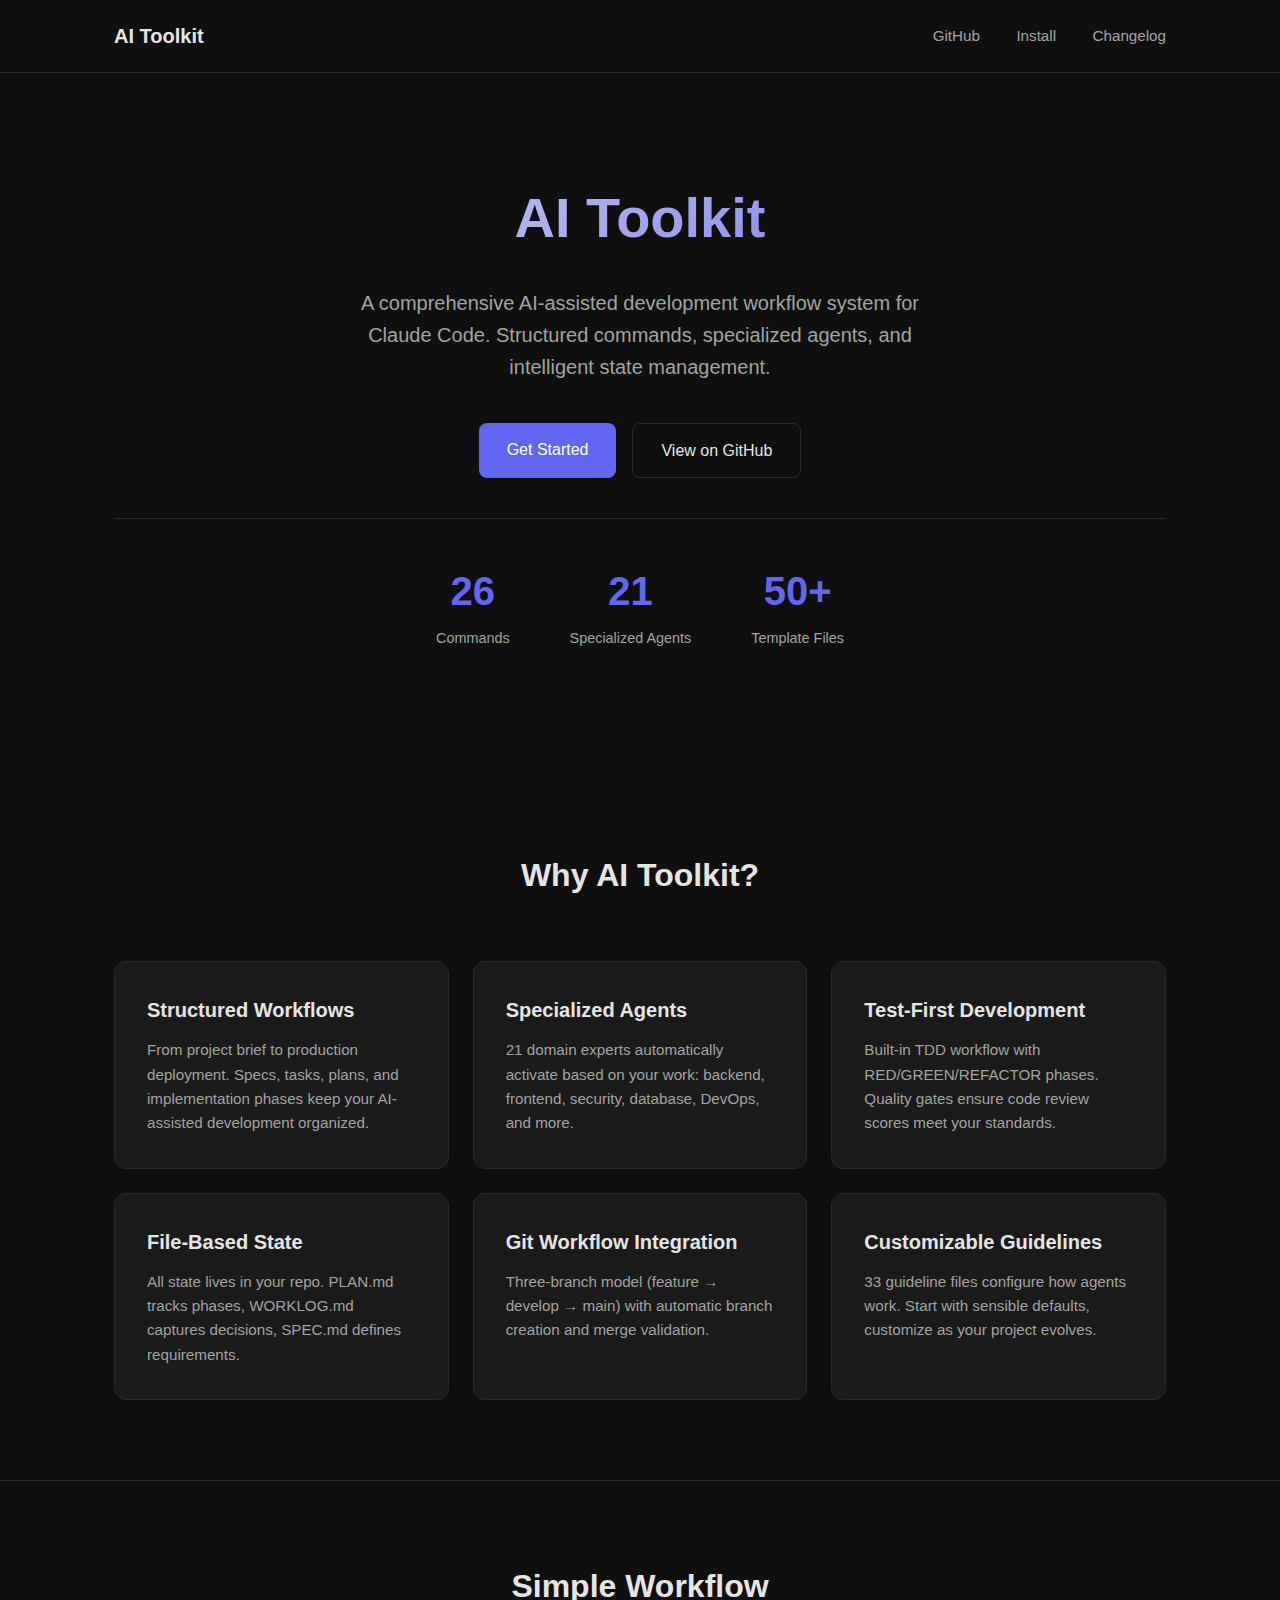
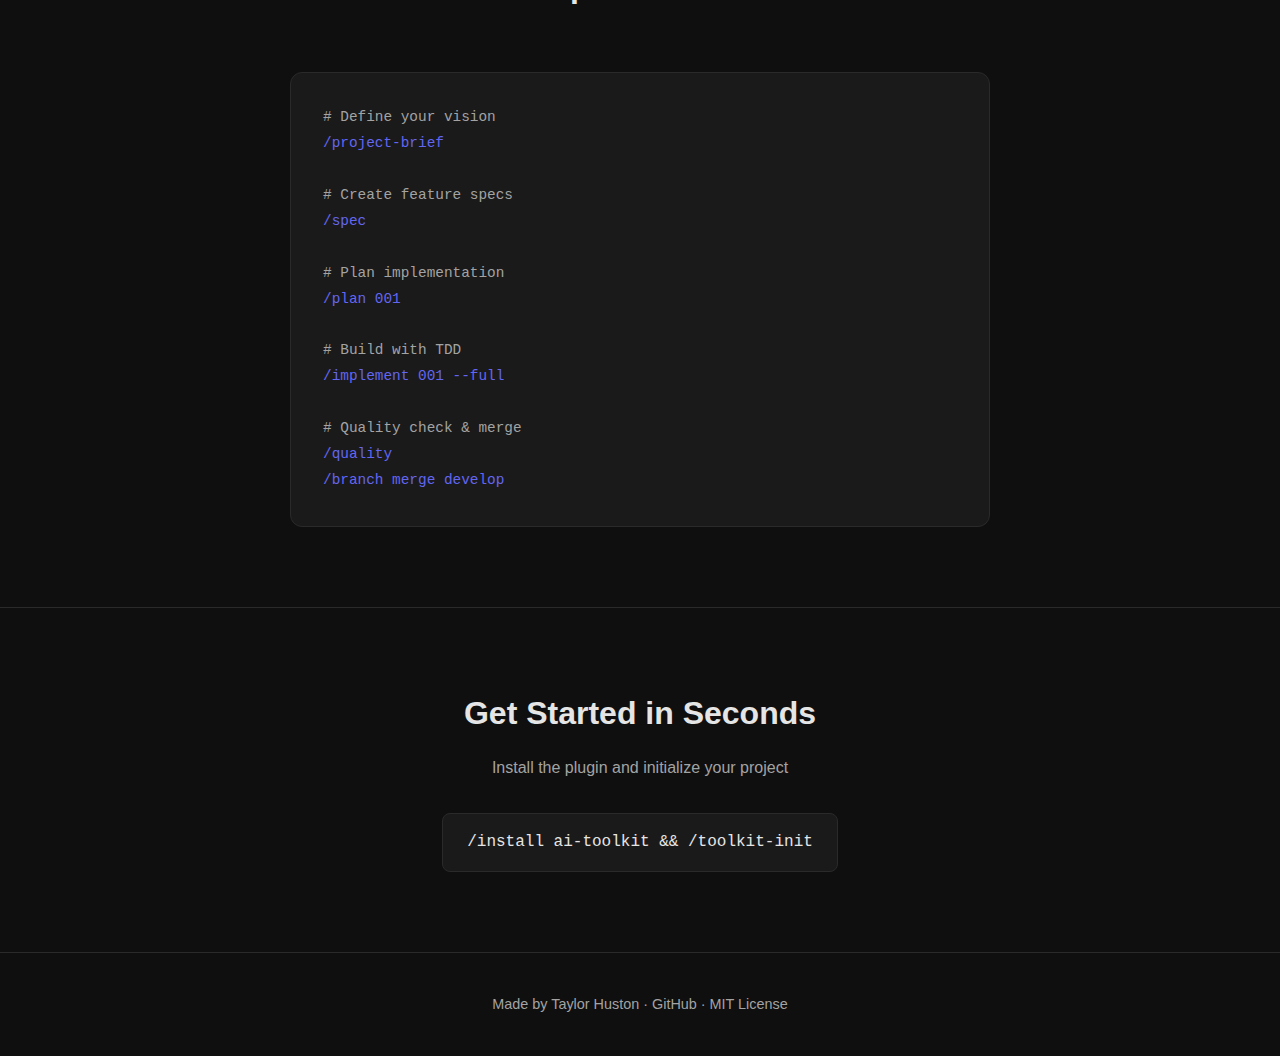
<file: docs/index.html>
<!DOCTYPE html>
<html lang="en">
<head>
    <meta charset="UTF-8">
    <meta name="viewport" content="width=device-width, initial-scale=1.0">
    <title>AI Toolkit - Claude Code Plugin</title>
    <meta name="description" content="AI-assisted development workflow system with 26 commands, 21 specialized agents, and intelligent file-based state management for Claude Code.">
    <style>
        :root {
            --primary: #6366f1;
            --primary-dark: #4f46e5;
            --bg: #0f0f0f;
            --bg-card: #1a1a1a;
            --text: #e5e5e5;
            --text-muted: #a3a3a3;
            --border: #2a2a2a;
        }

        * {
            margin: 0;
            padding: 0;
            box-sizing: border-box;
        }

        body {
            font-family: -apple-system, BlinkMacSystemFont, 'Segoe UI', Roboto, Oxygen, Ubuntu, sans-serif;
            background: var(--bg);
            color: var(--text);
            line-height: 1.6;
        }

        .container {
            max-width: 1100px;
            margin: 0 auto;
            padding: 0 24px;
        }

        /* Header */
        header {
            padding: 20px 0;
            border-bottom: 1px solid var(--border);
        }

        nav {
            display: flex;
            justify-content: space-between;
            align-items: center;
        }

        .logo {
            font-size: 1.25rem;
            font-weight: 700;
            color: var(--text);
            text-decoration: none;
        }

        .nav-links a {
            color: var(--text-muted);
            text-decoration: none;
            margin-left: 32px;
            font-size: 0.95rem;
            transition: color 0.2s;
        }

        .nav-links a:hover {
            color: var(--text);
        }

        /* Hero */
        .hero {
            padding: 100px 0 80px;
            text-align: center;
        }

        .hero h1 {
            font-size: 3.5rem;
            font-weight: 700;
            margin-bottom: 24px;
            background: linear-gradient(135deg, var(--text) 0%, var(--primary) 100%);
            -webkit-background-clip: text;
            -webkit-text-fill-color: transparent;
            background-clip: text;
        }

        .hero p {
            font-size: 1.25rem;
            color: var(--text-muted);
            max-width: 600px;
            margin: 0 auto 40px;
        }

        .cta-buttons {
            display: flex;
            gap: 16px;
            justify-content: center;
            flex-wrap: wrap;
        }

        .btn {
            padding: 14px 28px;
            border-radius: 8px;
            font-size: 1rem;
            font-weight: 500;
            text-decoration: none;
            transition: all 0.2s;
        }

        .btn-primary {
            background: var(--primary);
            color: white;
        }

        .btn-primary:hover {
            background: var(--primary-dark);
        }

        .btn-secondary {
            background: transparent;
            color: var(--text);
            border: 1px solid var(--border);
        }

        .btn-secondary:hover {
            border-color: var(--text-muted);
        }

        /* Stats */
        .stats {
            display: flex;
            justify-content: center;
            gap: 60px;
            padding: 40px 0;
            margin-top: 40px;
            border-top: 1px solid var(--border);
        }

        .stat {
            text-align: center;
        }

        .stat-number {
            font-size: 2.5rem;
            font-weight: 700;
            color: var(--primary);
        }

        .stat-label {
            font-size: 0.9rem;
            color: var(--text-muted);
            margin-top: 4px;
        }

        /* Features */
        .features {
            padding: 80px 0;
        }

        .features h2 {
            text-align: center;
            font-size: 2rem;
            margin-bottom: 60px;
        }

        .feature-grid {
            display: grid;
            grid-template-columns: repeat(auto-fit, minmax(300px, 1fr));
            gap: 24px;
        }

        .feature-card {
            background: var(--bg-card);
            border: 1px solid var(--border);
            border-radius: 12px;
            padding: 32px;
        }

        .feature-card h3 {
            font-size: 1.25rem;
            margin-bottom: 12px;
        }

        .feature-card p {
            color: var(--text-muted);
            font-size: 0.95rem;
        }

        /* Workflow */
        .workflow {
            padding: 80px 0;
            border-top: 1px solid var(--border);
        }

        .workflow h2 {
            text-align: center;
            font-size: 2rem;
            margin-bottom: 60px;
        }

        .code-block {
            background: var(--bg-card);
            border: 1px solid var(--border);
            border-radius: 12px;
            padding: 32px;
            overflow-x: auto;
            max-width: 700px;
            margin: 0 auto;
        }

        .code-block pre {
            font-family: 'SF Mono', Monaco, 'Cascadia Code', monospace;
            font-size: 0.9rem;
            line-height: 1.8;
        }

        .code-block .comment {
            color: var(--text-muted);
        }

        .code-block .command {
            color: var(--primary);
        }

        /* Install */
        .install {
            padding: 80px 0;
            border-top: 1px solid var(--border);
            text-align: center;
        }

        .install h2 {
            font-size: 2rem;
            margin-bottom: 16px;
        }

        .install p {
            color: var(--text-muted);
            margin-bottom: 32px;
        }

        .install-code {
            background: var(--bg-card);
            border: 1px solid var(--border);
            border-radius: 8px;
            padding: 16px 24px;
            display: inline-block;
            font-family: 'SF Mono', Monaco, monospace;
            font-size: 1rem;
        }

        /* Footer */
        footer {
            padding: 40px 0;
            border-top: 1px solid var(--border);
            text-align: center;
            color: var(--text-muted);
            font-size: 0.9rem;
        }

        footer a {
            color: var(--text-muted);
            text-decoration: none;
        }

        footer a:hover {
            color: var(--text);
        }

        /* Responsive */
        @media (max-width: 768px) {
            .hero h1 {
                font-size: 2.5rem;
            }

            .stats {
                flex-direction: column;
                gap: 32px;
            }

            .nav-links {
                display: none;
            }
        }
    </style>
</head>
<body>
    <header>
        <nav class="container">
            <a href="/" class="logo">AI Toolkit</a>
            <div class="nav-links">
                <a href="https://github.com/TaylorHuston/ai-toolkit">GitHub</a>
                <a href="https://github.com/TaylorHuston/ai-toolkit#installation">Install</a>
                <a href="https://github.com/TaylorHuston/ai-toolkit/blob/main/CHANGELOG.md">Changelog</a>
            </div>
        </nav>
    </header>

    <main>
        <section class="hero">
            <div class="container">
                <h1>AI Toolkit</h1>
                <p>A comprehensive AI-assisted development workflow system for Claude Code. Structured commands, specialized agents, and intelligent state management.</p>
                <div class="cta-buttons">
                    <a href="https://github.com/TaylorHuston/ai-toolkit#installation" class="btn btn-primary">Get Started</a>
                    <a href="https://github.com/TaylorHuston/ai-toolkit" class="btn btn-secondary">View on GitHub</a>
                </div>

                <div class="stats">
                    <div class="stat">
                        <div class="stat-number">26</div>
                        <div class="stat-label">Commands</div>
                    </div>
                    <div class="stat">
                        <div class="stat-number">21</div>
                        <div class="stat-label">Specialized Agents</div>
                    </div>
                    <div class="stat">
                        <div class="stat-number">50+</div>
                        <div class="stat-label">Template Files</div>
                    </div>
                </div>
            </div>
        </section>

        <section class="features">
            <div class="container">
                <h2>Why AI Toolkit?</h2>
                <div class="feature-grid">
                    <div class="feature-card">
                        <h3>Structured Workflows</h3>
                        <p>From project brief to production deployment. Specs, tasks, plans, and implementation phases keep your AI-assisted development organized.</p>
                    </div>
                    <div class="feature-card">
                        <h3>Specialized Agents</h3>
                        <p>21 domain experts automatically activate based on your work: backend, frontend, security, database, DevOps, and more.</p>
                    </div>
                    <div class="feature-card">
                        <h3>Test-First Development</h3>
                        <p>Built-in TDD workflow with RED/GREEN/REFACTOR phases. Quality gates ensure code review scores meet your standards.</p>
                    </div>
                    <div class="feature-card">
                        <h3>File-Based State</h3>
                        <p>All state lives in your repo. PLAN.md tracks phases, WORKLOG.md captures decisions, SPEC.md defines requirements.</p>
                    </div>
                    <div class="feature-card">
                        <h3>Git Workflow Integration</h3>
                        <p>Three-branch model (feature → develop → main) with automatic branch creation and merge validation.</p>
                    </div>
                    <div class="feature-card">
                        <h3>Customizable Guidelines</h3>
                        <p>33 guideline files configure how agents work. Start with sensible defaults, customize as your project evolves.</p>
                    </div>
                </div>
            </div>
        </section>

        <section class="workflow">
            <div class="container">
                <h2>Simple Workflow</h2>
                <div class="code-block">
                    <pre><span class="comment"># Define your vision</span>
<span class="command">/project-brief</span>

<span class="comment"># Create feature specs</span>
<span class="command">/spec</span>

<span class="comment"># Plan implementation</span>
<span class="command">/plan 001</span>

<span class="comment"># Build with TDD</span>
<span class="command">/implement 001 --full</span>

<span class="comment"># Quality check & merge</span>
<span class="command">/quality</span>
<span class="command">/branch merge develop</span></pre>
                </div>
            </div>
        </section>

        <section class="install">
            <div class="container">
                <h2>Get Started in Seconds</h2>
                <p>Install the plugin and initialize your project</p>
                <div class="install-code">/install ai-toolkit && /toolkit-init</div>
            </div>
        </section>
    </main>

    <footer>
        <div class="container">
            <p>Made by <a href="https://github.com/TaylorHuston">Taylor Huston</a> &middot; <a href="https://github.com/TaylorHuston/ai-toolkit">GitHub</a> &middot; MIT License</p>
        </div>
    </footer>
</body>
</html>
</file>
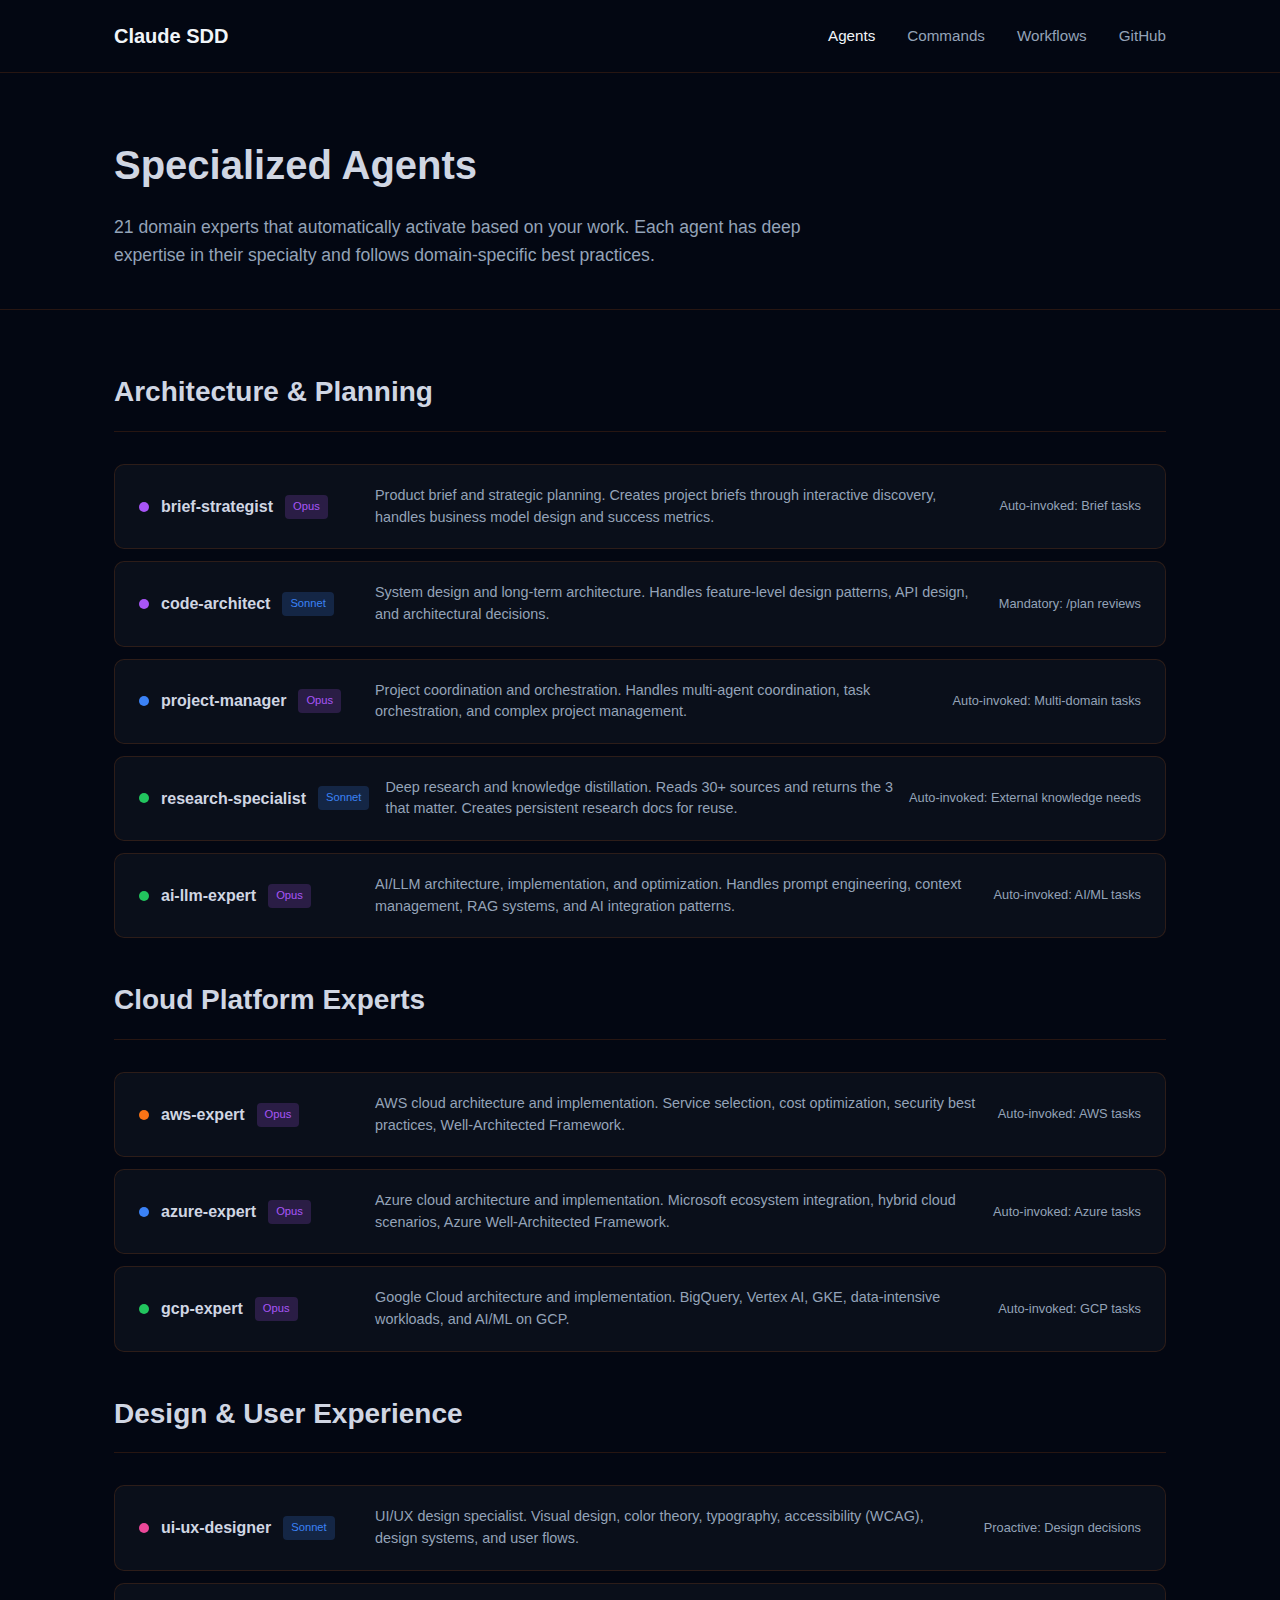
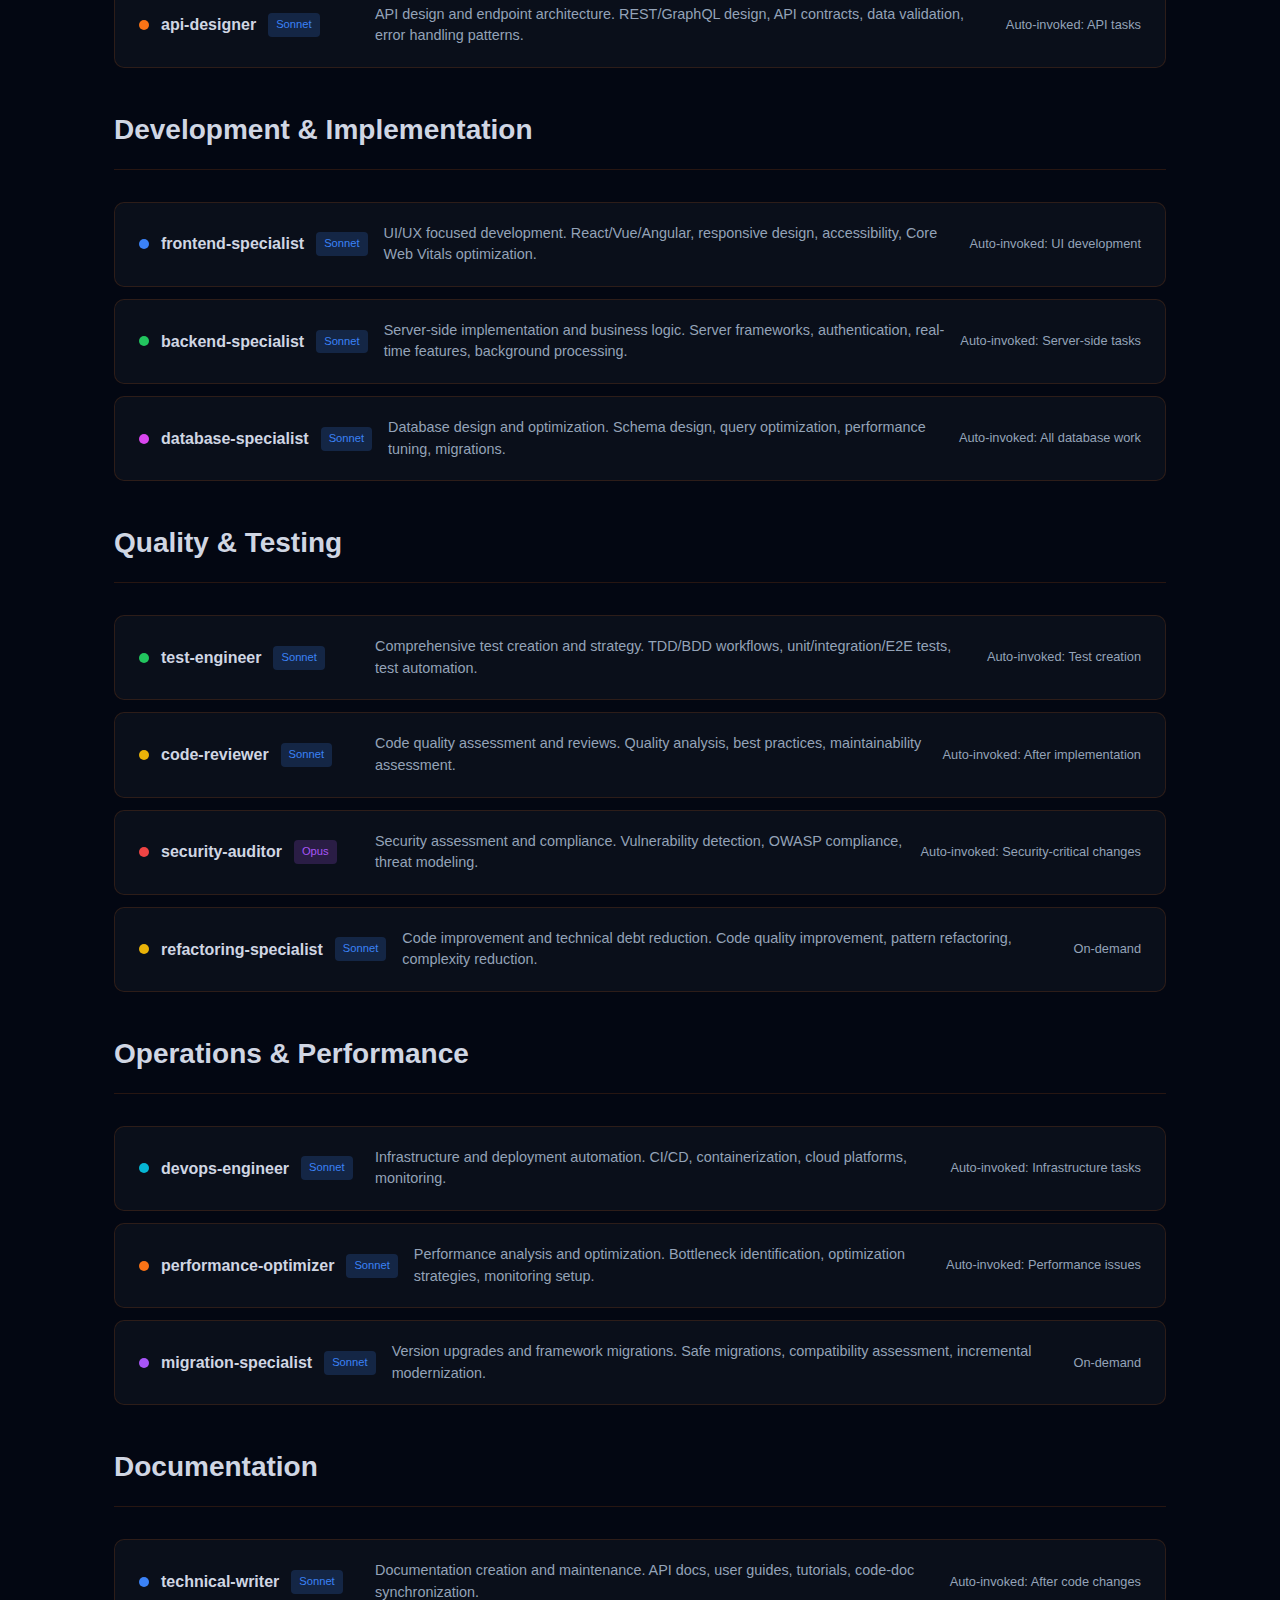
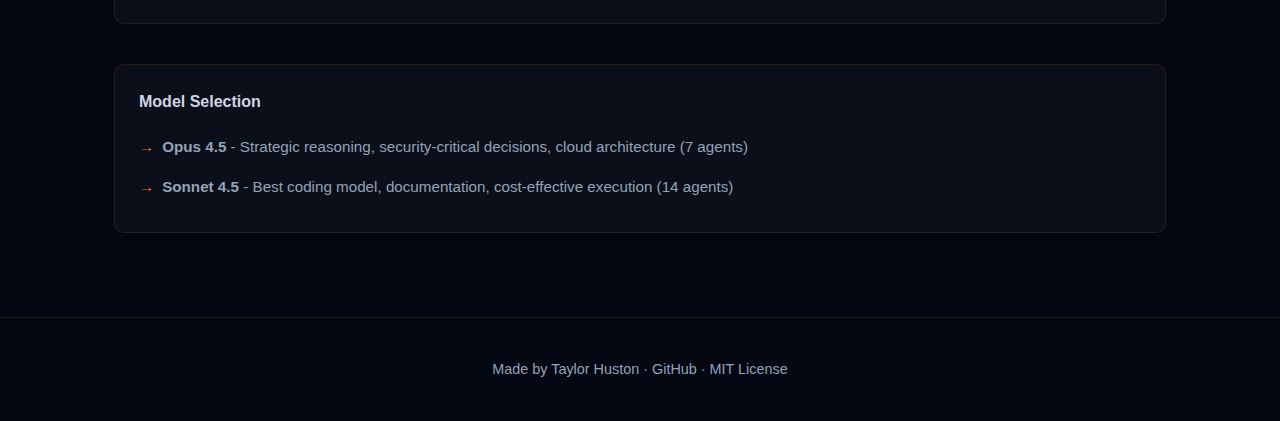
<file: docs/agents.html>
<!DOCTYPE html>
<html lang="en">
<head>
    <meta charset="UTF-8">
    <meta name="viewport" content="width=device-width, initial-scale=1.0">
    <title>Agents - AI Toolkit</title>
    <meta name="description" content="21 specialized AI agents for development workflows - frontend, backend, security, database, DevOps, and more.">
    <link rel="stylesheet" href="styles.css">
</head>
<body>
    <header>
        <nav class="container">
            <a href="index.html" class="logo">Claude SDD</a>
            <div class="nav-links">
                <a href="agents.html" class="active">Agents</a>
                <a href="commands.html">Commands</a>
                <a href="workflows.html">Workflows</a>
                <a href="https://github.com/TaylorHuston/ai-toolkit">GitHub</a>
            </div>
        </nav>
    </header>

    <main>
        <section class="page-header">
            <div class="container">
                <h1>Specialized Agents</h1>
                <p>21 domain experts that automatically activate based on your work. Each agent has deep expertise in their specialty and follows domain-specific best practices.</p>
            </div>
        </section>

        <section class="content-section">
            <div class="container">
                <h2>Architecture & Planning</h2>
                <div class="card-grid">
                    <div class="card">
                        <div class="card-header">
                            <span class="color-dot color-purple"></span>
                            <h3>brief-strategist</h3>
                            <span class="card-badge badge-opus">Opus</span>
                        </div>
                        <p>Product brief and strategic planning. Creates project briefs through interactive discovery, handles business model design and success metrics.</p>
                        <div class="card-meta">
                            <span>Auto-invoked: Brief tasks</span>
                        </div>
                    </div>

                    <div class="card">
                        <div class="card-header">
                            <span class="color-dot color-purple"></span>
                            <h3>code-architect</h3>
                            <span class="card-badge badge-sonnet">Sonnet</span>
                        </div>
                        <p>System design and long-term architecture. Handles feature-level design patterns, API design, and architectural decisions.</p>
                        <div class="card-meta">
                            <span>Mandatory: /plan reviews</span>
                        </div>
                    </div>

                    <div class="card">
                        <div class="card-header">
                            <span class="color-dot color-blue"></span>
                            <h3>project-manager</h3>
                            <span class="card-badge badge-opus">Opus</span>
                        </div>
                        <p>Project coordination and orchestration. Handles multi-agent coordination, task orchestration, and complex project management.</p>
                        <div class="card-meta">
                            <span>Auto-invoked: Multi-domain tasks</span>
                        </div>
                    </div>

                    <div class="card">
                        <div class="card-header">
                            <span class="color-dot color-green"></span>
                            <h3>research-specialist</h3>
                            <span class="card-badge badge-sonnet">Sonnet</span>
                        </div>
                        <p>Deep research and knowledge distillation. Reads 30+ sources and returns the 3 that matter. Creates persistent research docs for reuse.</p>
                        <div class="card-meta">
                            <span>Auto-invoked: External knowledge needs</span>
                        </div>
                    </div>

                    <div class="card">
                        <div class="card-header">
                            <span class="color-dot color-green"></span>
                            <h3>ai-llm-expert</h3>
                            <span class="card-badge badge-opus">Opus</span>
                        </div>
                        <p>AI/LLM architecture, implementation, and optimization. Handles prompt engineering, context management, RAG systems, and AI integration patterns.</p>
                        <div class="card-meta">
                            <span>Auto-invoked: AI/ML tasks</span>
                        </div>
                    </div>
                </div>

                <h2>Cloud Platform Experts</h2>
                <div class="card-grid">
                    <div class="card">
                        <div class="card-header">
                            <span class="color-dot color-orange"></span>
                            <h3>aws-expert</h3>
                            <span class="card-badge badge-opus">Opus</span>
                        </div>
                        <p>AWS cloud architecture and implementation. Service selection, cost optimization, security best practices, Well-Architected Framework.</p>
                        <div class="card-meta">
                            <span>Auto-invoked: AWS tasks</span>
                        </div>
                    </div>

                    <div class="card">
                        <div class="card-header">
                            <span class="color-dot color-blue"></span>
                            <h3>azure-expert</h3>
                            <span class="card-badge badge-opus">Opus</span>
                        </div>
                        <p>Azure cloud architecture and implementation. Microsoft ecosystem integration, hybrid cloud scenarios, Azure Well-Architected Framework.</p>
                        <div class="card-meta">
                            <span>Auto-invoked: Azure tasks</span>
                        </div>
                    </div>

                    <div class="card">
                        <div class="card-header">
                            <span class="color-dot color-green"></span>
                            <h3>gcp-expert</h3>
                            <span class="card-badge badge-opus">Opus</span>
                        </div>
                        <p>Google Cloud architecture and implementation. BigQuery, Vertex AI, GKE, data-intensive workloads, and AI/ML on GCP.</p>
                        <div class="card-meta">
                            <span>Auto-invoked: GCP tasks</span>
                        </div>
                    </div>
                </div>

                <h2>Design & User Experience</h2>
                <div class="card-grid">
                    <div class="card">
                        <div class="card-header">
                            <span class="color-dot color-pink"></span>
                            <h3>ui-ux-designer</h3>
                            <span class="card-badge badge-sonnet">Sonnet</span>
                        </div>
                        <p>UI/UX design specialist. Visual design, color theory, typography, accessibility (WCAG), design systems, and user flows.</p>
                        <div class="card-meta">
                            <span>Proactive: Design decisions</span>
                        </div>
                    </div>

                    <div class="card">
                        <div class="card-header">
                            <span class="color-dot color-orange"></span>
                            <h3>api-designer</h3>
                            <span class="card-badge badge-sonnet">Sonnet</span>
                        </div>
                        <p>API design and endpoint architecture. REST/GraphQL design, API contracts, data validation, error handling patterns.</p>
                        <div class="card-meta">
                            <span>Auto-invoked: API tasks</span>
                        </div>
                    </div>
                </div>

                <h2>Development & Implementation</h2>
                <div class="card-grid">
                    <div class="card">
                        <div class="card-header">
                            <span class="color-dot color-blue"></span>
                            <h3>frontend-specialist</h3>
                            <span class="card-badge badge-sonnet">Sonnet</span>
                        </div>
                        <p>UI/UX focused development. React/Vue/Angular, responsive design, accessibility, Core Web Vitals optimization.</p>
                        <div class="card-meta">
                            <span>Auto-invoked: UI development</span>
                        </div>
                    </div>

                    <div class="card">
                        <div class="card-header">
                            <span class="color-dot color-green"></span>
                            <h3>backend-specialist</h3>
                            <span class="card-badge badge-sonnet">Sonnet</span>
                        </div>
                        <p>Server-side implementation and business logic. Server frameworks, authentication, real-time features, background processing.</p>
                        <div class="card-meta">
                            <span>Auto-invoked: Server-side tasks</span>
                        </div>
                    </div>

                    <div class="card">
                        <div class="card-header">
                            <span class="color-dot color-magenta"></span>
                            <h3>database-specialist</h3>
                            <span class="card-badge badge-sonnet">Sonnet</span>
                        </div>
                        <p>Database design and optimization. Schema design, query optimization, performance tuning, migrations.</p>
                        <div class="card-meta">
                            <span>Auto-invoked: All database work</span>
                        </div>
                    </div>
                </div>

                <h2>Quality & Testing</h2>
                <div class="card-grid">
                    <div class="card">
                        <div class="card-header">
                            <span class="color-dot color-green"></span>
                            <h3>test-engineer</h3>
                            <span class="card-badge badge-sonnet">Sonnet</span>
                        </div>
                        <p>Comprehensive test creation and strategy. TDD/BDD workflows, unit/integration/E2E tests, test automation.</p>
                        <div class="card-meta">
                            <span>Auto-invoked: Test creation</span>
                        </div>
                    </div>

                    <div class="card">
                        <div class="card-header">
                            <span class="color-dot color-yellow"></span>
                            <h3>code-reviewer</h3>
                            <span class="card-badge badge-sonnet">Sonnet</span>
                        </div>
                        <p>Code quality assessment and reviews. Quality analysis, best practices, maintainability assessment.</p>
                        <div class="card-meta">
                            <span>Auto-invoked: After implementation</span>
                        </div>
                    </div>

                    <div class="card">
                        <div class="card-header">
                            <span class="color-dot color-red"></span>
                            <h3>security-auditor</h3>
                            <span class="card-badge badge-opus">Opus</span>
                        </div>
                        <p>Security assessment and compliance. Vulnerability detection, OWASP compliance, threat modeling.</p>
                        <div class="card-meta">
                            <span>Auto-invoked: Security-critical changes</span>
                        </div>
                    </div>

                    <div class="card">
                        <div class="card-header">
                            <span class="color-dot color-yellow"></span>
                            <h3>refactoring-specialist</h3>
                            <span class="card-badge badge-sonnet">Sonnet</span>
                        </div>
                        <p>Code improvement and technical debt reduction. Code quality improvement, pattern refactoring, complexity reduction.</p>
                        <div class="card-meta">
                            <span>On-demand</span>
                        </div>
                    </div>
                </div>

                <h2>Operations & Performance</h2>
                <div class="card-grid">
                    <div class="card">
                        <div class="card-header">
                            <span class="color-dot color-cyan"></span>
                            <h3>devops-engineer</h3>
                            <span class="card-badge badge-sonnet">Sonnet</span>
                        </div>
                        <p>Infrastructure and deployment automation. CI/CD, containerization, cloud platforms, monitoring.</p>
                        <div class="card-meta">
                            <span>Auto-invoked: Infrastructure tasks</span>
                        </div>
                    </div>

                    <div class="card">
                        <div class="card-header">
                            <span class="color-dot color-orange"></span>
                            <h3>performance-optimizer</h3>
                            <span class="card-badge badge-sonnet">Sonnet</span>
                        </div>
                        <p>Performance analysis and optimization. Bottleneck identification, optimization strategies, monitoring setup.</p>
                        <div class="card-meta">
                            <span>Auto-invoked: Performance issues</span>
                        </div>
                    </div>

                    <div class="card">
                        <div class="card-header">
                            <span class="color-dot color-purple"></span>
                            <h3>migration-specialist</h3>
                            <span class="card-badge badge-sonnet">Sonnet</span>
                        </div>
                        <p>Version upgrades and framework migrations. Safe migrations, compatibility assessment, incremental modernization.</p>
                        <div class="card-meta">
                            <span>On-demand</span>
                        </div>
                    </div>
                </div>

                <h2>Documentation</h2>
                <div class="card-grid">
                    <div class="card">
                        <div class="card-header">
                            <span class="color-dot color-blue"></span>
                            <h3>technical-writer</h3>
                            <span class="card-badge badge-sonnet">Sonnet</span>
                        </div>
                        <p>Documentation creation and maintenance. API docs, user guides, tutorials, code-doc synchronization.</p>
                        <div class="card-meta">
                            <span>Auto-invoked: After code changes</span>
                        </div>
                    </div>
                </div>

                <div class="info-box">
                    <h4>Model Selection</h4>
                    <ul>
                        <li><strong>Opus 4.5</strong> - Strategic reasoning, security-critical decisions, cloud architecture (7 agents)</li>
                        <li><strong>Sonnet 4.5</strong> - Best coding model, documentation, cost-effective execution (14 agents)</li>
                    </ul>
                </div>
            </div>
        </section>
    </main>

    <footer>
        <div class="container">
            <p>Made by <a href="https://github.com/TaylorHuston">Taylor Huston</a> · <a href="https://github.com/TaylorHuston/ai-toolkit">GitHub</a> · MIT License</p>
        </div>
    </footer>
</body>
</html>
</file>
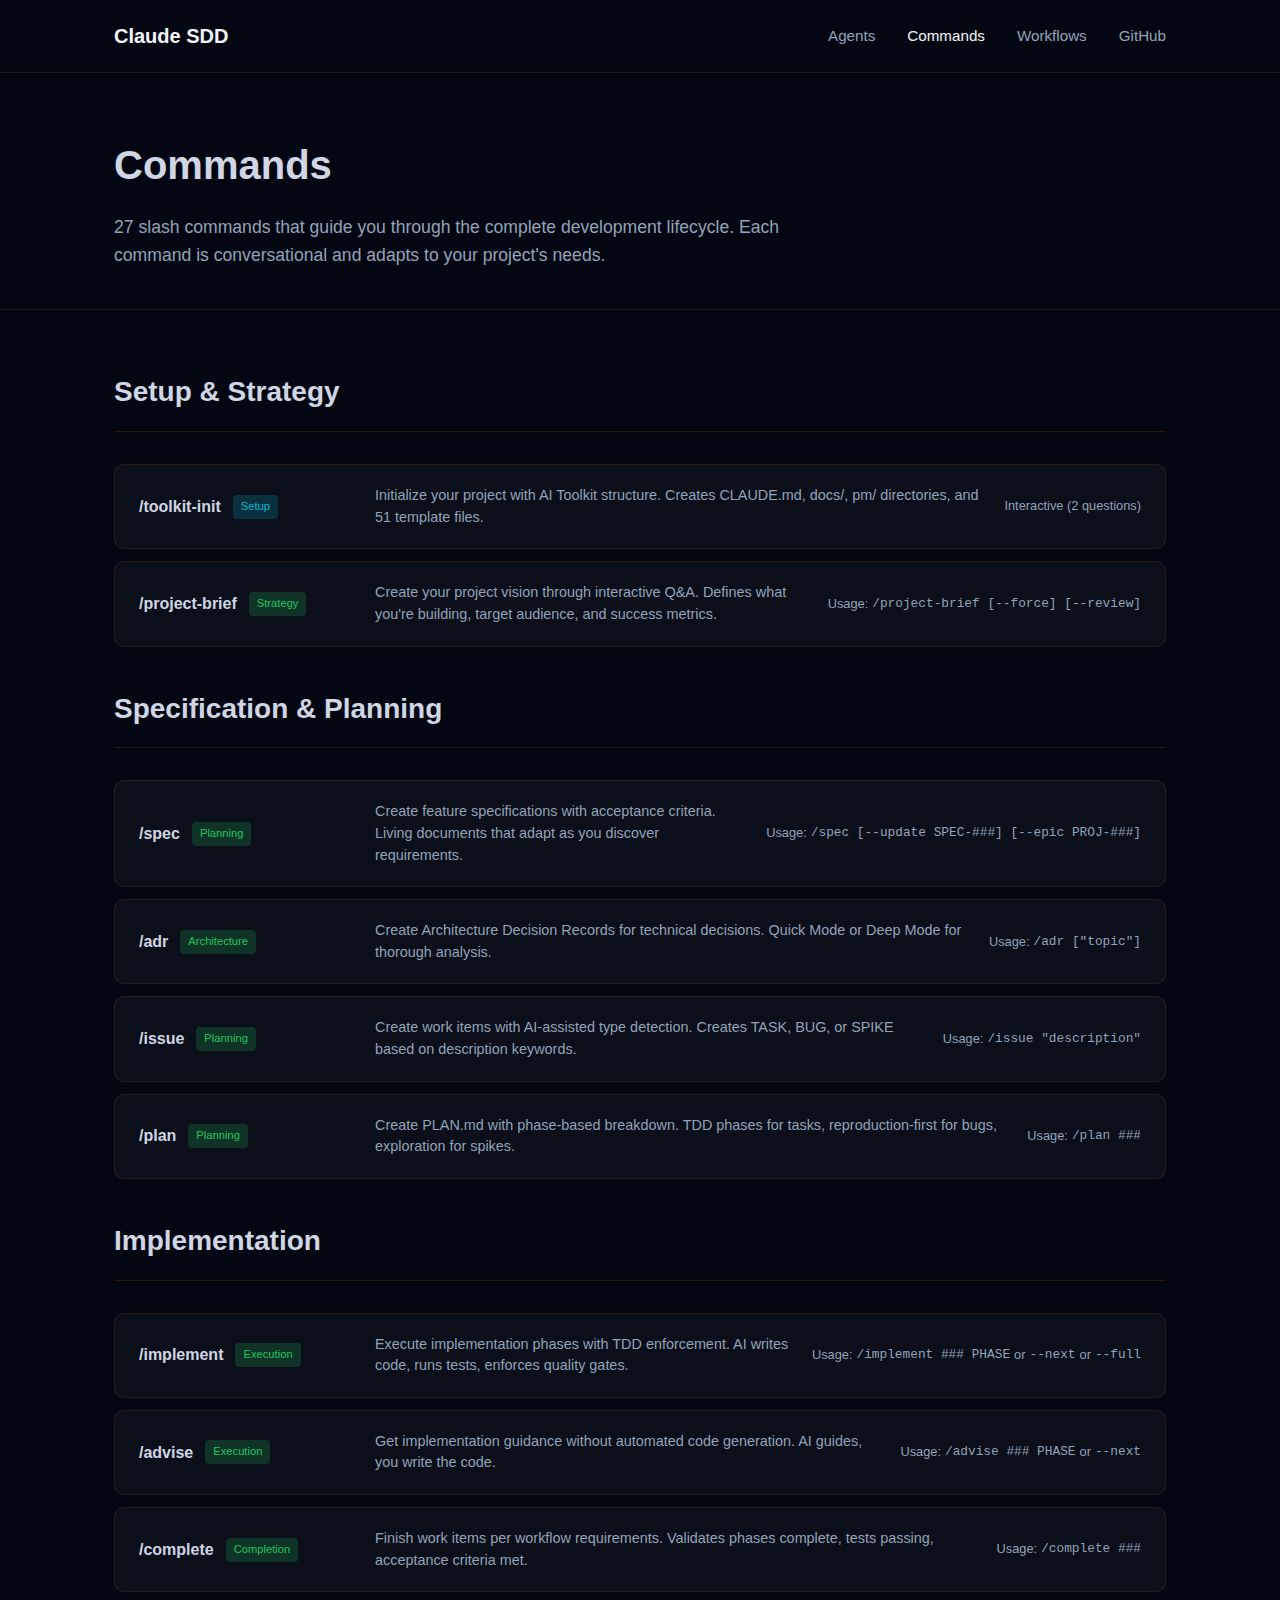
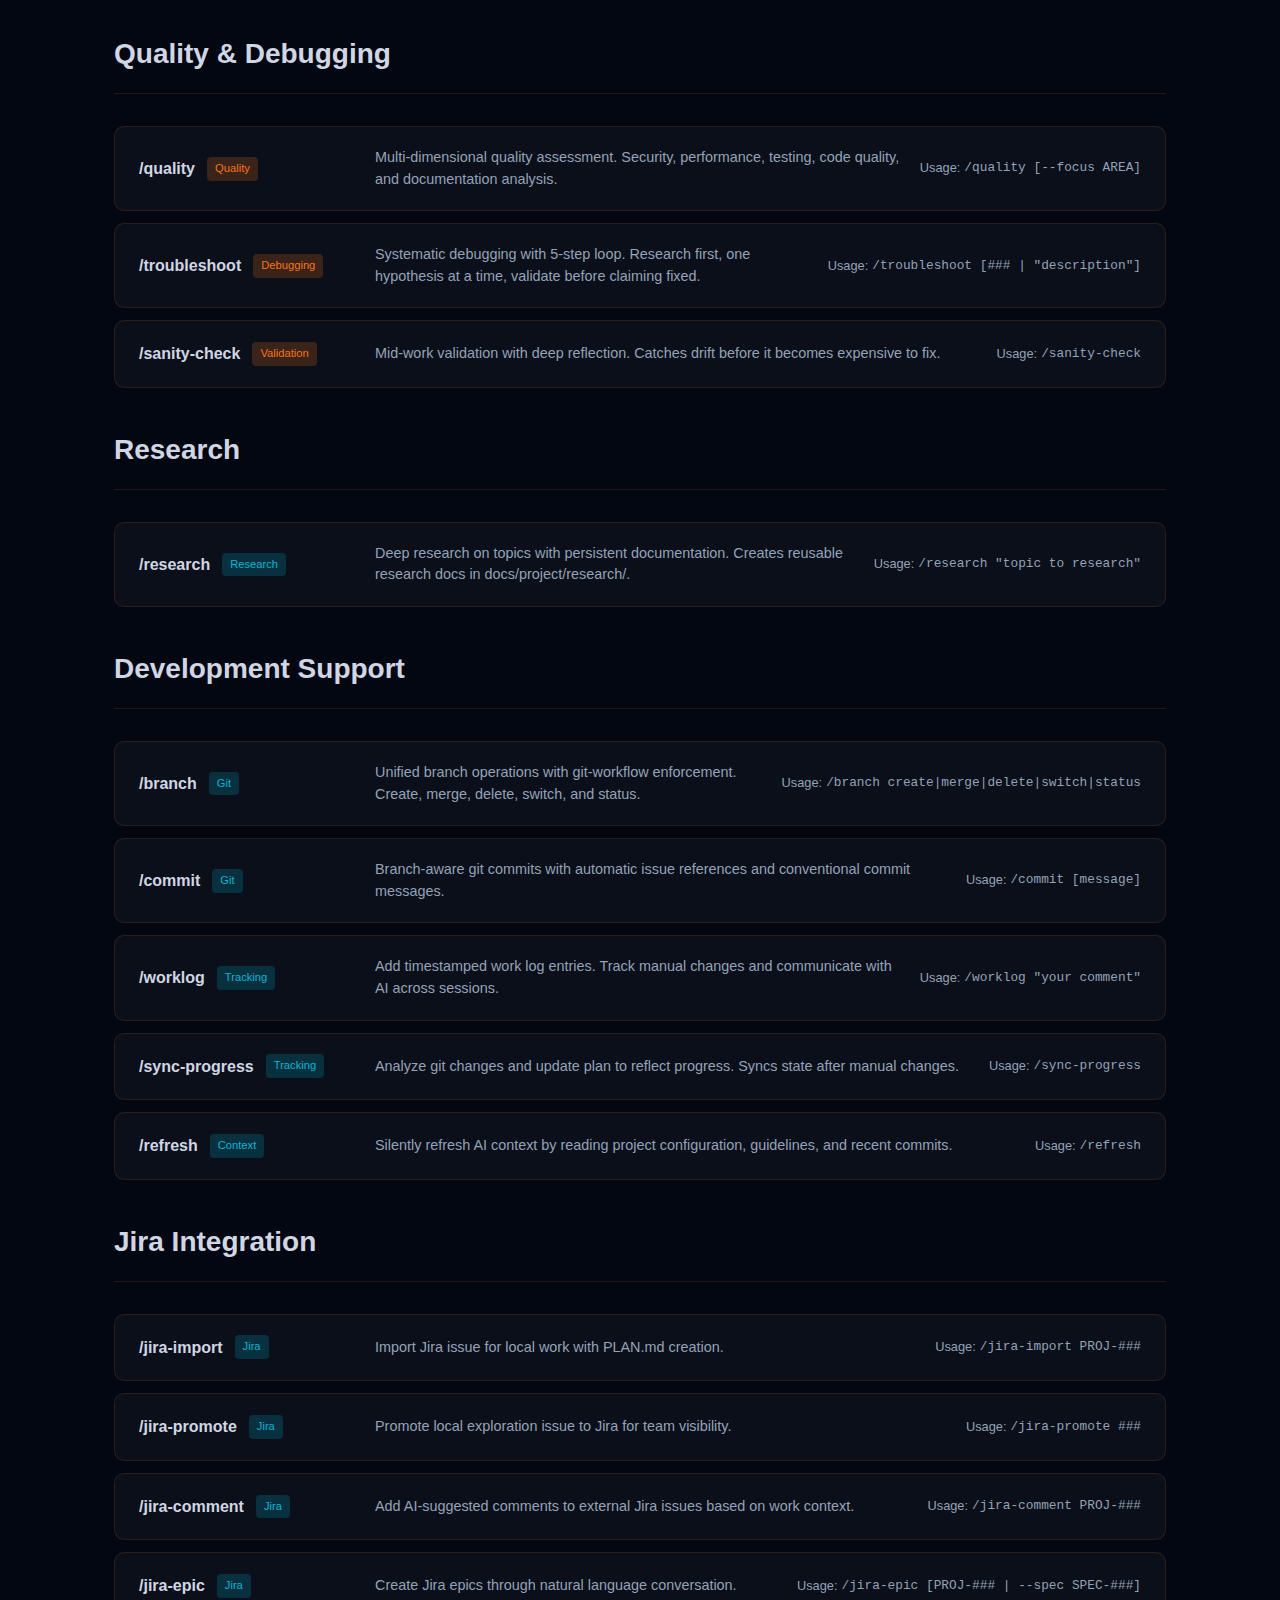
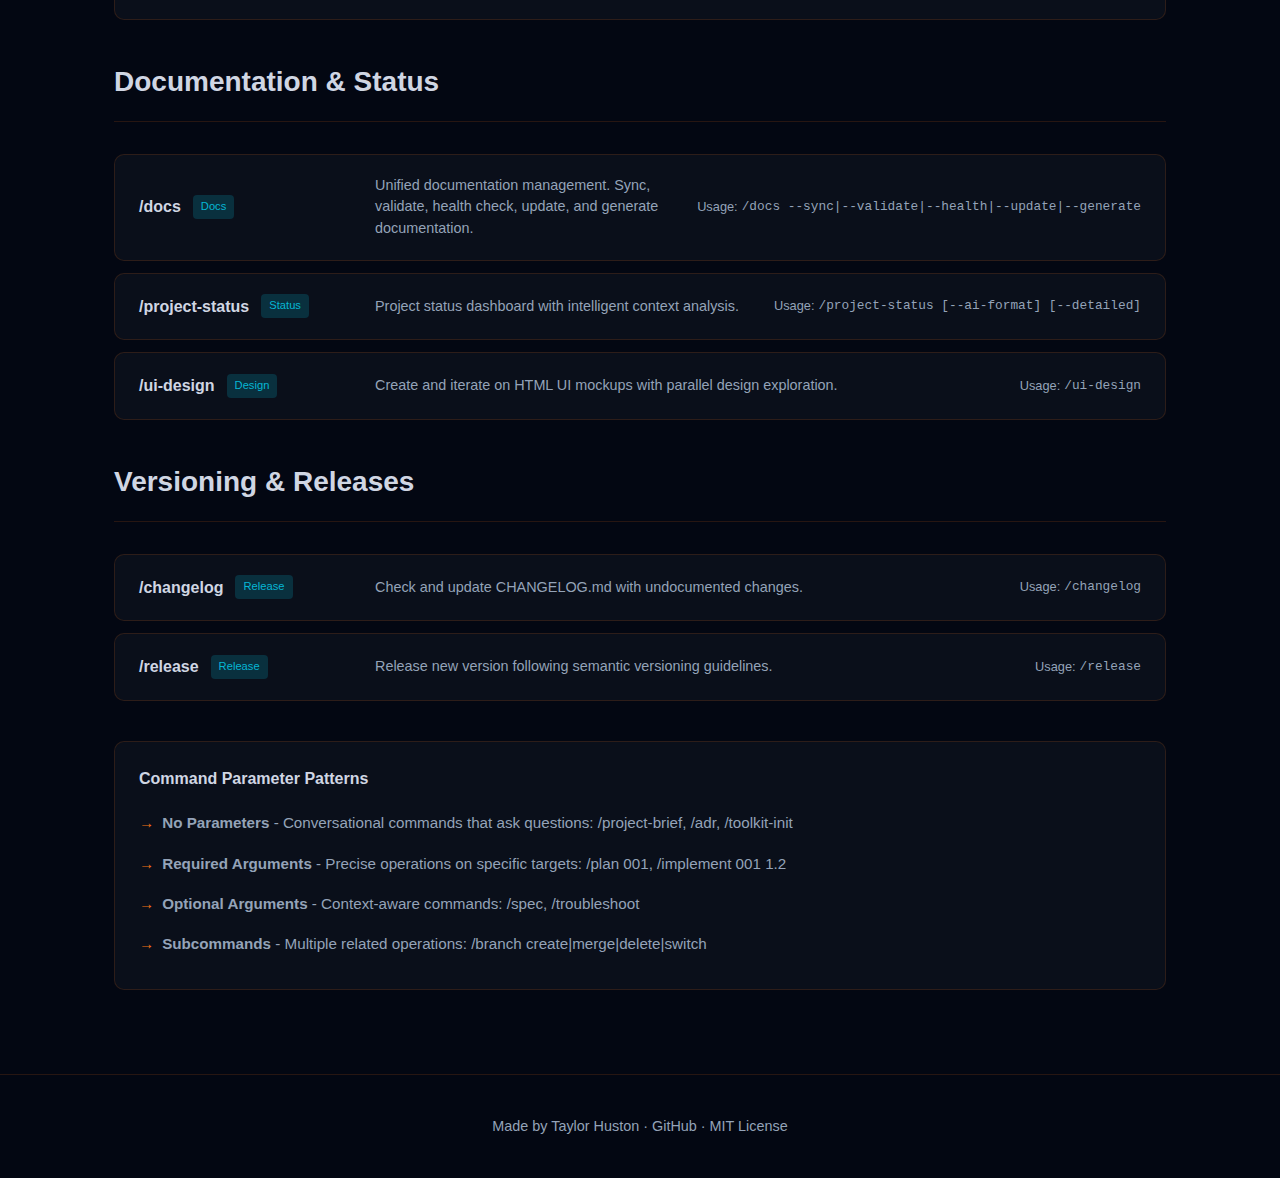
<file: docs/commands.html>
<!DOCTYPE html>
<html lang="en">
<head>
    <meta charset="UTF-8">
    <meta name="viewport" content="width=device-width, initial-scale=1.0">
    <title>Commands - AI Toolkit</title>
    <meta name="description" content="27 slash commands for AI-assisted development workflows - from project briefs to production releases.">
    <link rel="stylesheet" href="styles.css">
</head>
<body>
    <header>
        <nav class="container">
            <a href="index.html" class="logo">Claude SDD</a>
            <div class="nav-links">
                <a href="agents.html">Agents</a>
                <a href="commands.html" class="active">Commands</a>
                <a href="workflows.html">Workflows</a>
                <a href="https://github.com/TaylorHuston/ai-toolkit">GitHub</a>
            </div>
        </nav>
    </header>

    <main>
        <section class="page-header">
            <div class="container">
                <h1>Commands</h1>
                <p>27 slash commands that guide you through the complete development lifecycle. Each command is conversational and adapts to your project's needs.</p>
            </div>
        </section>

        <section class="content-section">
            <div class="container">
                <h2>Setup & Strategy</h2>
                <div class="card-grid">
                    <div class="card">
                        <div class="card-header">
                            <h3>/toolkit-init</h3>
                            <span class="card-badge badge-utility">Setup</span>
                        </div>
                        <p>Initialize your project with AI Toolkit structure. Creates CLAUDE.md, docs/, pm/ directories, and 51 template files.</p>
                        <div class="card-meta">
                            <span>Interactive (2 questions)</span>
                        </div>
                    </div>

                    <div class="card">
                        <div class="card-header">
                            <h3>/project-brief</h3>
                            <span class="card-badge badge-workflow">Strategy</span>
                        </div>
                        <p>Create your project vision through interactive Q&A. Defines what you're building, target audience, and success metrics.</p>
                        <div class="card-meta">
                            <span>Usage: <code>/project-brief [--force] [--review]</code></span>
                        </div>
                    </div>
                </div>

                <h2>Specification & Planning</h2>
                <div class="card-grid">
                    <div class="card">
                        <div class="card-header">
                            <h3>/spec</h3>
                            <span class="card-badge badge-workflow">Planning</span>
                        </div>
                        <p>Create feature specifications with acceptance criteria. Living documents that adapt as you discover requirements.</p>
                        <div class="card-meta">
                            <span>Usage: <code>/spec [--update SPEC-###] [--epic PROJ-###]</code></span>
                        </div>
                    </div>

                    <div class="card">
                        <div class="card-header">
                            <h3>/adr</h3>
                            <span class="card-badge badge-workflow">Architecture</span>
                        </div>
                        <p>Create Architecture Decision Records for technical decisions. Quick Mode or Deep Mode for thorough analysis.</p>
                        <div class="card-meta">
                            <span>Usage: <code>/adr ["topic"]</code></span>
                        </div>
                    </div>

                    <div class="card">
                        <div class="card-header">
                            <h3>/issue</h3>
                            <span class="card-badge badge-workflow">Planning</span>
                        </div>
                        <p>Create work items with AI-assisted type detection. Creates TASK, BUG, or SPIKE based on description keywords.</p>
                        <div class="card-meta">
                            <span>Usage: <code>/issue "description"</code></span>
                        </div>
                    </div>

                    <div class="card">
                        <div class="card-header">
                            <h3>/plan</h3>
                            <span class="card-badge badge-workflow">Planning</span>
                        </div>
                        <p>Create PLAN.md with phase-based breakdown. TDD phases for tasks, reproduction-first for bugs, exploration for spikes.</p>
                        <div class="card-meta">
                            <span>Usage: <code>/plan ###</code></span>
                        </div>
                    </div>
                </div>

                <h2>Implementation</h2>
                <div class="card-grid">
                    <div class="card">
                        <div class="card-header">
                            <h3>/implement</h3>
                            <span class="card-badge badge-workflow">Execution</span>
                        </div>
                        <p>Execute implementation phases with TDD enforcement. AI writes code, runs tests, enforces quality gates.</p>
                        <div class="card-meta">
                            <span>Usage: <code>/implement ### PHASE</code> or <code>--next</code> or <code>--full</code></span>
                        </div>
                    </div>

                    <div class="card">
                        <div class="card-header">
                            <h3>/advise</h3>
                            <span class="card-badge badge-workflow">Execution</span>
                        </div>
                        <p>Get implementation guidance without automated code generation. AI guides, you write the code.</p>
                        <div class="card-meta">
                            <span>Usage: <code>/advise ### PHASE</code> or <code>--next</code></span>
                        </div>
                    </div>

                    <div class="card">
                        <div class="card-header">
                            <h3>/complete</h3>
                            <span class="card-badge badge-workflow">Completion</span>
                        </div>
                        <p>Finish work items per workflow requirements. Validates phases complete, tests passing, acceptance criteria met.</p>
                        <div class="card-meta">
                            <span>Usage: <code>/complete ###</code></span>
                        </div>
                    </div>
                </div>

                <h2>Quality & Debugging</h2>
                <div class="card-grid">
                    <div class="card">
                        <div class="card-header">
                            <h3>/quality</h3>
                            <span class="card-badge badge-quality">Quality</span>
                        </div>
                        <p>Multi-dimensional quality assessment. Security, performance, testing, code quality, and documentation analysis.</p>
                        <div class="card-meta">
                            <span>Usage: <code>/quality [--focus AREA]</code></span>
                        </div>
                    </div>

                    <div class="card">
                        <div class="card-header">
                            <h3>/troubleshoot</h3>
                            <span class="card-badge badge-quality">Debugging</span>
                        </div>
                        <p>Systematic debugging with 5-step loop. Research first, one hypothesis at a time, validate before claiming fixed.</p>
                        <div class="card-meta">
                            <span>Usage: <code>/troubleshoot [### | "description"]</code></span>
                        </div>
                    </div>

                    <div class="card">
                        <div class="card-header">
                            <h3>/sanity-check</h3>
                            <span class="card-badge badge-quality">Validation</span>
                        </div>
                        <p>Mid-work validation with deep reflection. Catches drift before it becomes expensive to fix.</p>
                        <div class="card-meta">
                            <span>Usage: <code>/sanity-check</code></span>
                        </div>
                    </div>
                </div>

                <h2>Research</h2>
                <div class="card-grid">
                    <div class="card">
                        <div class="card-header">
                            <h3>/research</h3>
                            <span class="card-badge badge-utility">Research</span>
                        </div>
                        <p>Deep research on topics with persistent documentation. Creates reusable research docs in docs/project/research/.</p>
                        <div class="card-meta">
                            <span>Usage: <code>/research "topic to research"</code></span>
                        </div>
                    </div>
                </div>

                <h2>Development Support</h2>
                <div class="card-grid">
                    <div class="card">
                        <div class="card-header">
                            <h3>/branch</h3>
                            <span class="card-badge badge-utility">Git</span>
                        </div>
                        <p>Unified branch operations with git-workflow enforcement. Create, merge, delete, switch, and status.</p>
                        <div class="card-meta">
                            <span>Usage: <code>/branch create|merge|delete|switch|status</code></span>
                        </div>
                    </div>

                    <div class="card">
                        <div class="card-header">
                            <h3>/commit</h3>
                            <span class="card-badge badge-utility">Git</span>
                        </div>
                        <p>Branch-aware git commits with automatic issue references and conventional commit messages.</p>
                        <div class="card-meta">
                            <span>Usage: <code>/commit [message]</code></span>
                        </div>
                    </div>

                    <div class="card">
                        <div class="card-header">
                            <h3>/worklog</h3>
                            <span class="card-badge badge-utility">Tracking</span>
                        </div>
                        <p>Add timestamped work log entries. Track manual changes and communicate with AI across sessions.</p>
                        <div class="card-meta">
                            <span>Usage: <code>/worklog "your comment"</code></span>
                        </div>
                    </div>

                    <div class="card">
                        <div class="card-header">
                            <h3>/sync-progress</h3>
                            <span class="card-badge badge-utility">Tracking</span>
                        </div>
                        <p>Analyze git changes and update plan to reflect progress. Syncs state after manual changes.</p>
                        <div class="card-meta">
                            <span>Usage: <code>/sync-progress</code></span>
                        </div>
                    </div>

                    <div class="card">
                        <div class="card-header">
                            <h3>/refresh</h3>
                            <span class="card-badge badge-utility">Context</span>
                        </div>
                        <p>Silently refresh AI context by reading project configuration, guidelines, and recent commits.</p>
                        <div class="card-meta">
                            <span>Usage: <code>/refresh</code></span>
                        </div>
                    </div>
                </div>

                <h2>Jira Integration</h2>
                <div class="card-grid">
                    <div class="card">
                        <div class="card-header">
                            <h3>/jira-import</h3>
                            <span class="card-badge badge-utility">Jira</span>
                        </div>
                        <p>Import Jira issue for local work with PLAN.md creation.</p>
                        <div class="card-meta">
                            <span>Usage: <code>/jira-import PROJ-###</code></span>
                        </div>
                    </div>

                    <div class="card">
                        <div class="card-header">
                            <h3>/jira-promote</h3>
                            <span class="card-badge badge-utility">Jira</span>
                        </div>
                        <p>Promote local exploration issue to Jira for team visibility.</p>
                        <div class="card-meta">
                            <span>Usage: <code>/jira-promote ###</code></span>
                        </div>
                    </div>

                    <div class="card">
                        <div class="card-header">
                            <h3>/jira-comment</h3>
                            <span class="card-badge badge-utility">Jira</span>
                        </div>
                        <p>Add AI-suggested comments to external Jira issues based on work context.</p>
                        <div class="card-meta">
                            <span>Usage: <code>/jira-comment PROJ-###</code></span>
                        </div>
                    </div>

                    <div class="card">
                        <div class="card-header">
                            <h3>/jira-epic</h3>
                            <span class="card-badge badge-utility">Jira</span>
                        </div>
                        <p>Create Jira epics through natural language conversation.</p>
                        <div class="card-meta">
                            <span>Usage: <code>/jira-epic [PROJ-### | --spec SPEC-###]</code></span>
                        </div>
                    </div>
                </div>

                <h2>Documentation & Status</h2>
                <div class="card-grid">
                    <div class="card">
                        <div class="card-header">
                            <h3>/docs</h3>
                            <span class="card-badge badge-utility">Docs</span>
                        </div>
                        <p>Unified documentation management. Sync, validate, health check, update, and generate documentation.</p>
                        <div class="card-meta">
                            <span>Usage: <code>/docs --sync|--validate|--health|--update|--generate</code></span>
                        </div>
                    </div>

                    <div class="card">
                        <div class="card-header">
                            <h3>/project-status</h3>
                            <span class="card-badge badge-utility">Status</span>
                        </div>
                        <p>Project status dashboard with intelligent context analysis.</p>
                        <div class="card-meta">
                            <span>Usage: <code>/project-status [--ai-format] [--detailed]</code></span>
                        </div>
                    </div>

                    <div class="card">
                        <div class="card-header">
                            <h3>/ui-design</h3>
                            <span class="card-badge badge-utility">Design</span>
                        </div>
                        <p>Create and iterate on HTML UI mockups with parallel design exploration.</p>
                        <div class="card-meta">
                            <span>Usage: <code>/ui-design</code></span>
                        </div>
                    </div>
                </div>

                <h2>Versioning & Releases</h2>
                <div class="card-grid">
                    <div class="card">
                        <div class="card-header">
                            <h3>/changelog</h3>
                            <span class="card-badge badge-utility">Release</span>
                        </div>
                        <p>Check and update CHANGELOG.md with undocumented changes.</p>
                        <div class="card-meta">
                            <span>Usage: <code>/changelog</code></span>
                        </div>
                    </div>

                    <div class="card">
                        <div class="card-header">
                            <h3>/release</h3>
                            <span class="card-badge badge-utility">Release</span>
                        </div>
                        <p>Release new version following semantic versioning guidelines.</p>
                        <div class="card-meta">
                            <span>Usage: <code>/release</code></span>
                        </div>
                    </div>
                </div>

                <div class="info-box">
                    <h4>Command Parameter Patterns</h4>
                    <ul>
                        <li><strong>No Parameters</strong> - Conversational commands that ask questions: /project-brief, /adr, /toolkit-init</li>
                        <li><strong>Required Arguments</strong> - Precise operations on specific targets: /plan 001, /implement 001 1.2</li>
                        <li><strong>Optional Arguments</strong> - Context-aware commands: /spec, /troubleshoot</li>
                        <li><strong>Subcommands</strong> - Multiple related operations: /branch create|merge|delete|switch</li>
                    </ul>
                </div>
            </div>
        </section>
    </main>

    <footer>
        <div class="container">
            <p>Made by <a href="https://github.com/TaylorHuston">Taylor Huston</a> · <a href="https://github.com/TaylorHuston/ai-toolkit">GitHub</a> · MIT License</p>
        </div>
    </footer>
</body>
</html>
</file>
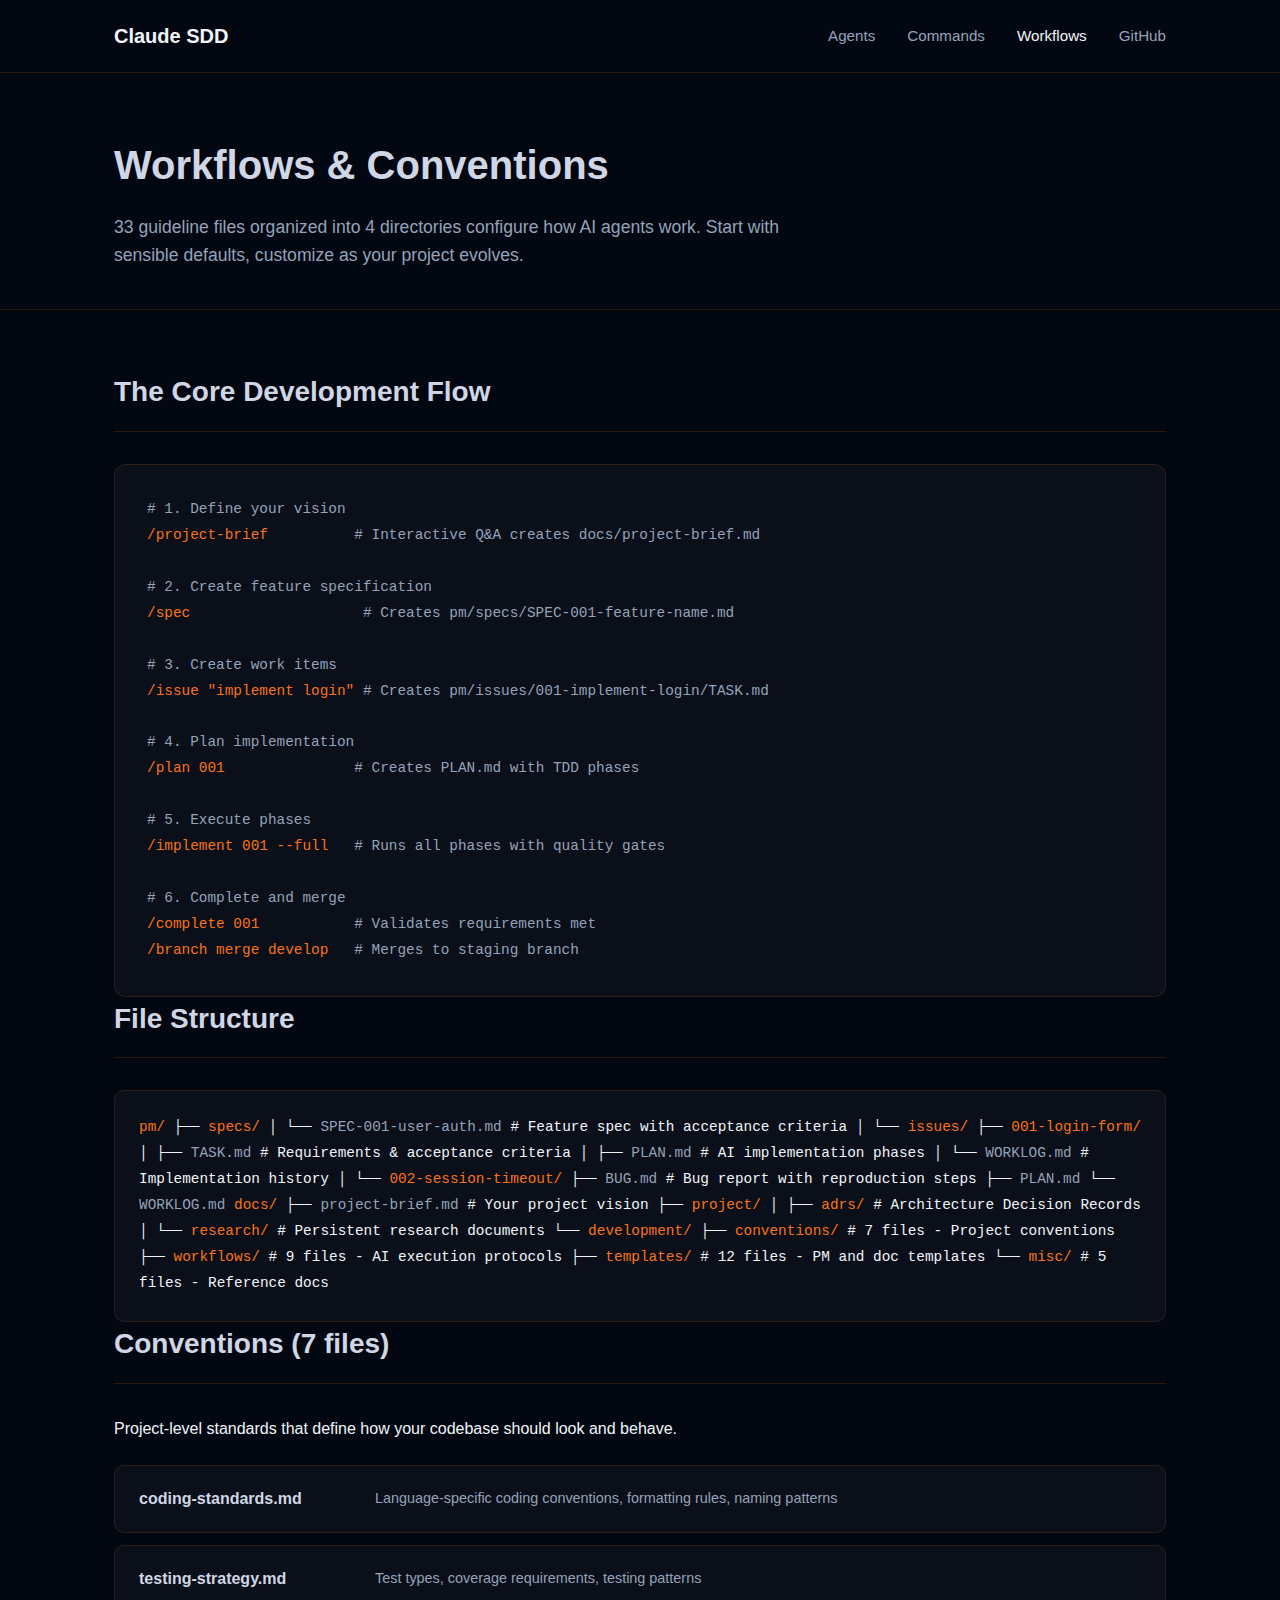
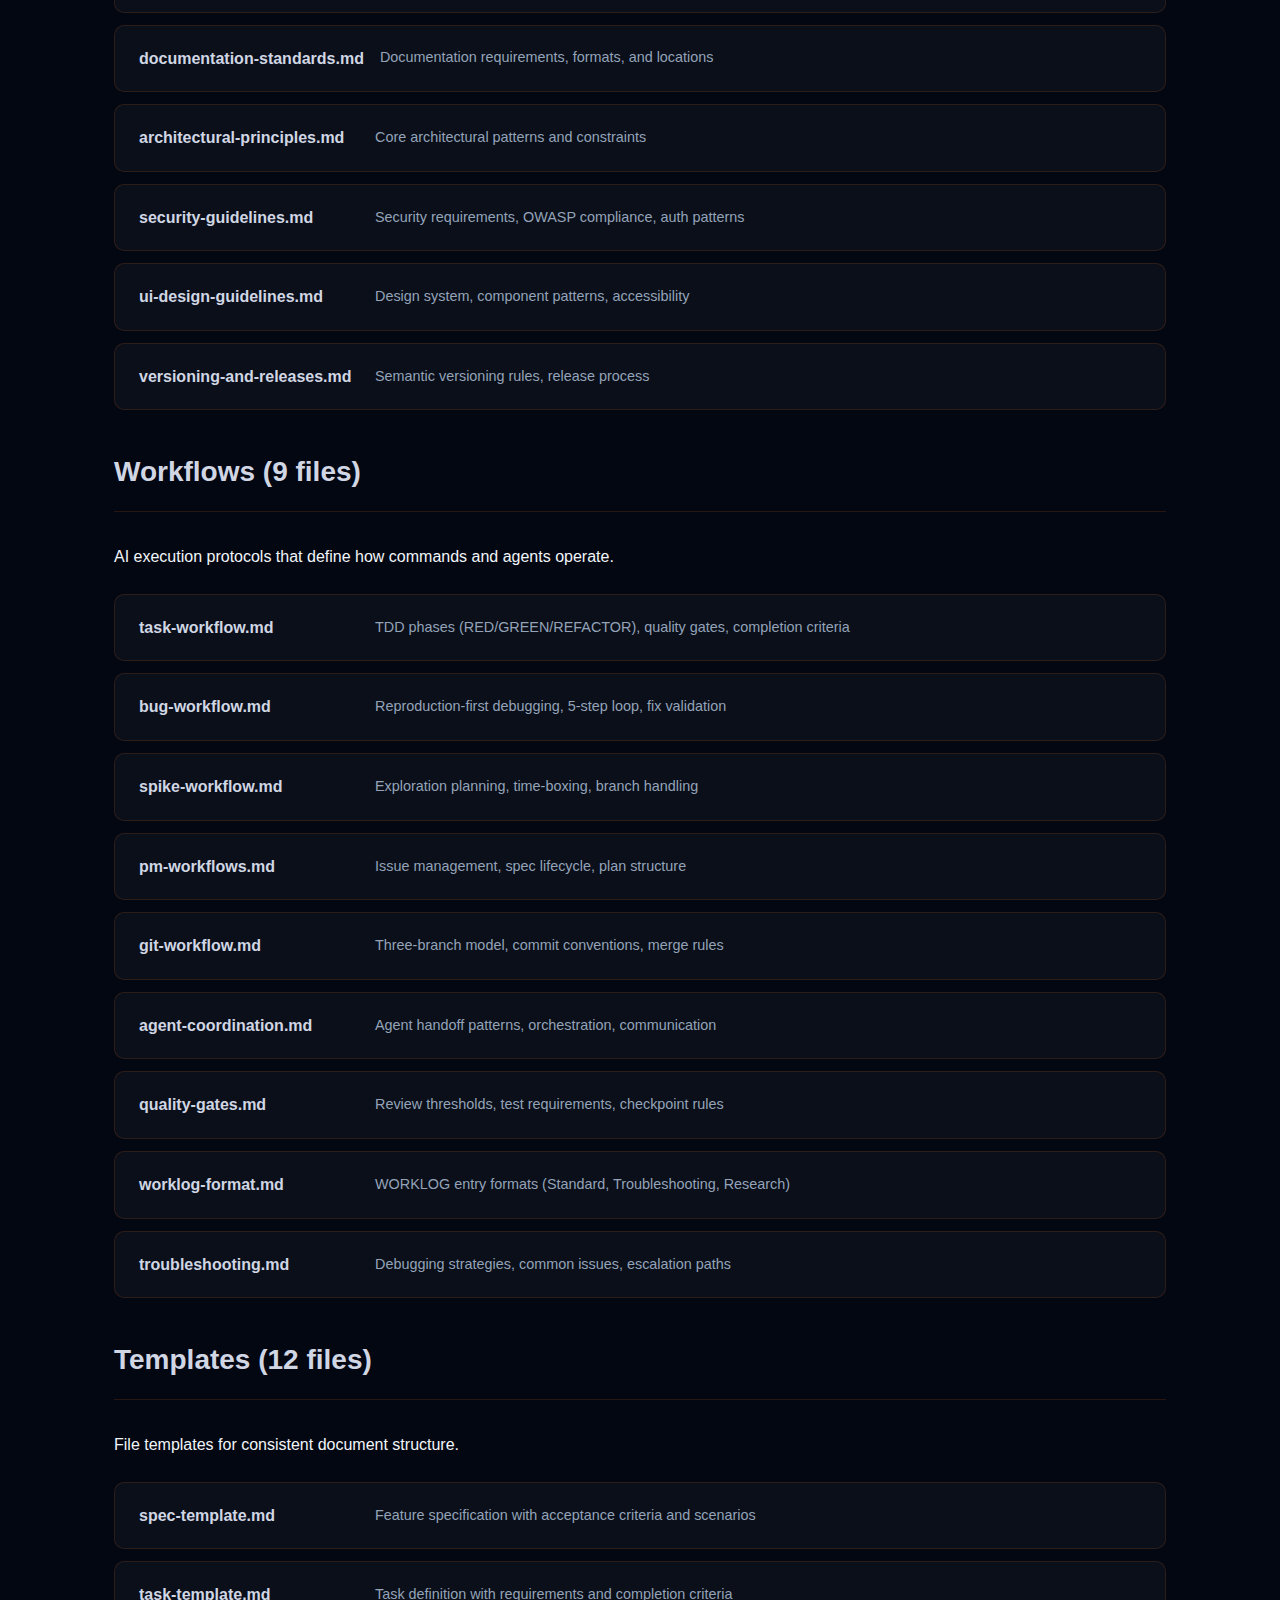
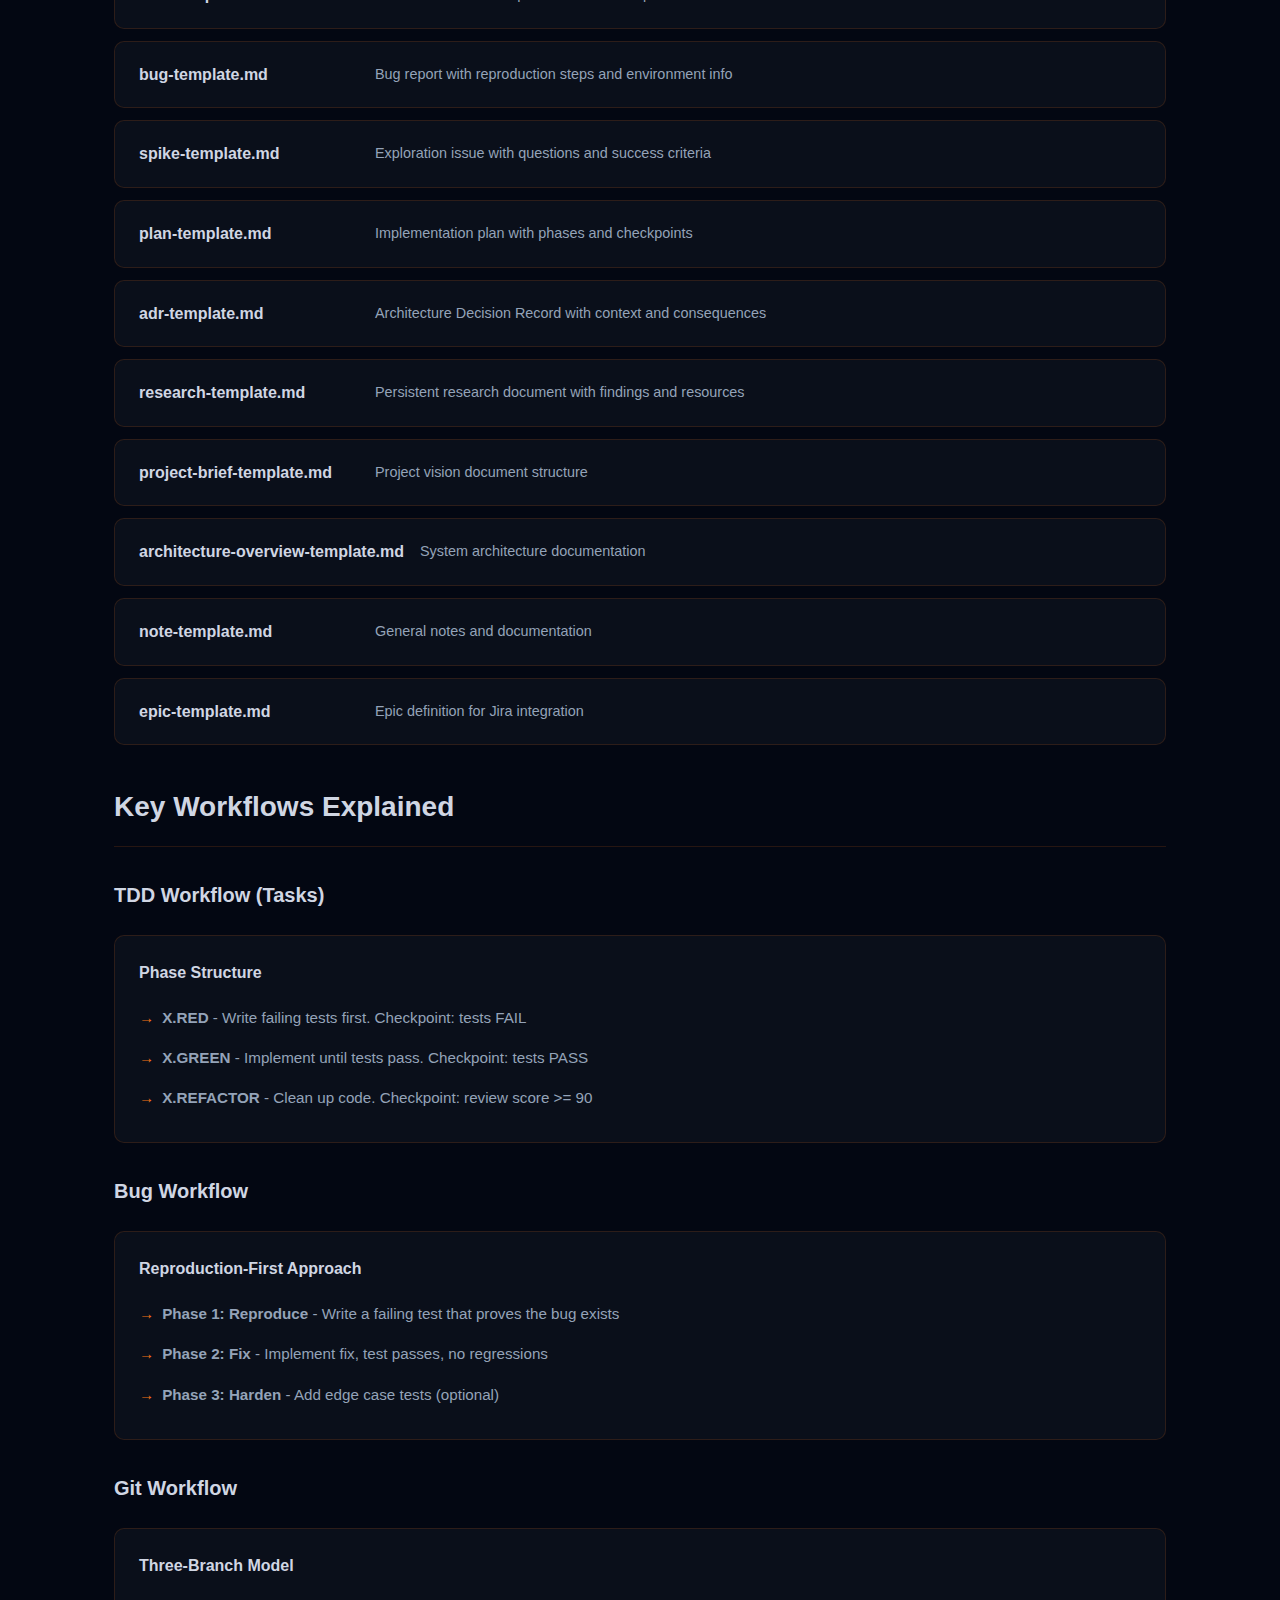
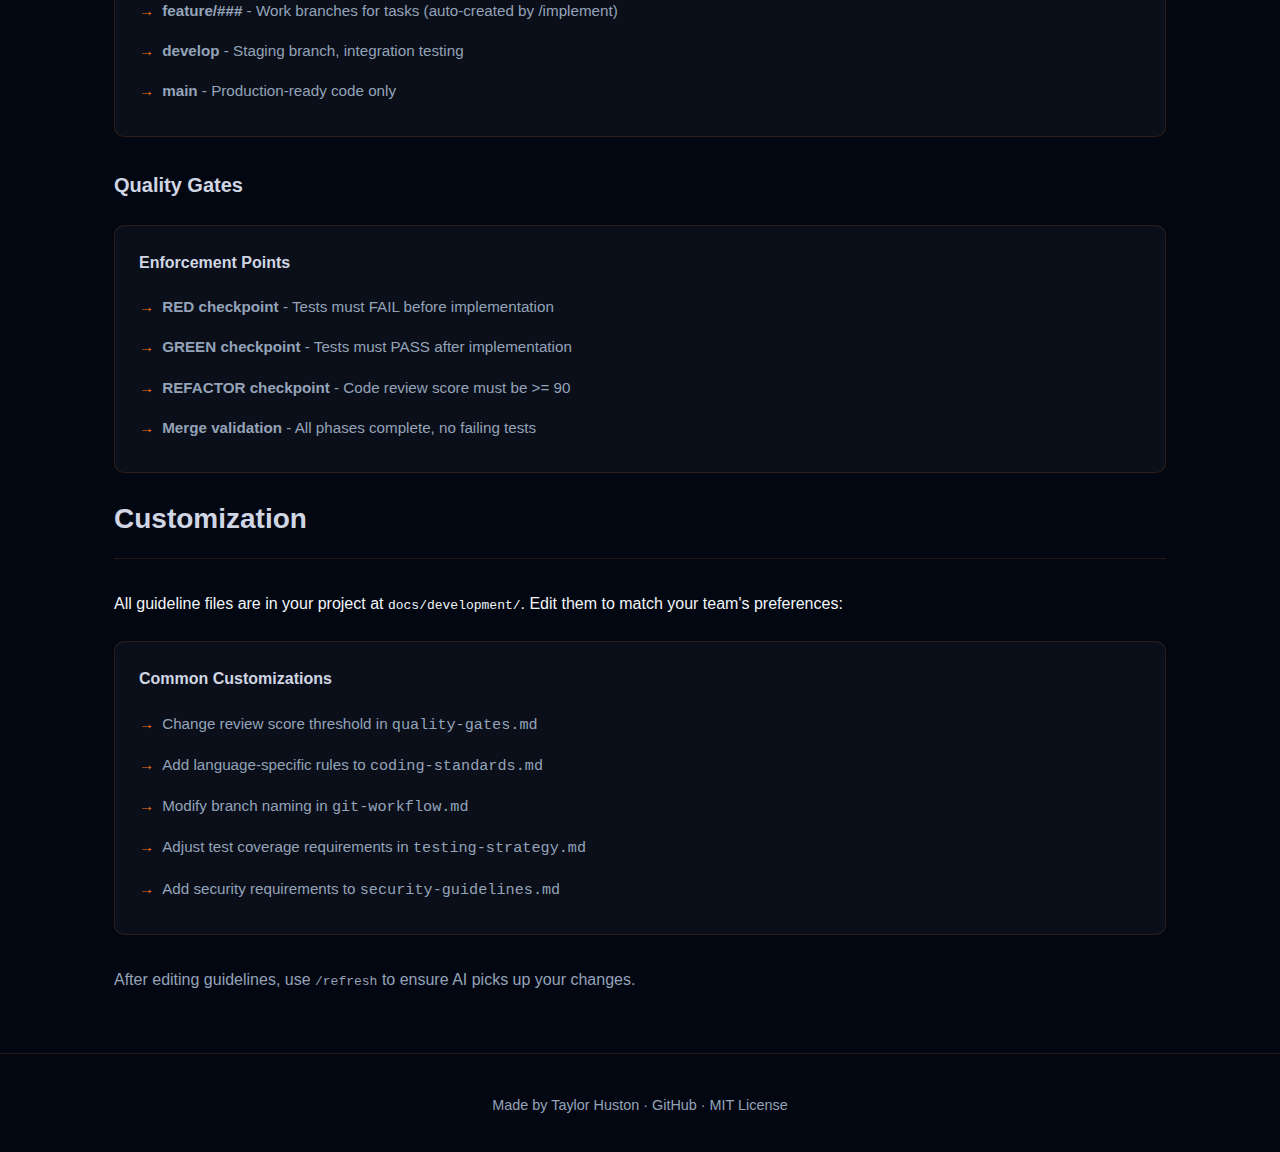
<file: docs/workflows.html>
<!DOCTYPE html>
<html lang="en">
<head>
    <meta charset="UTF-8">
    <meta name="viewport" content="width=device-width, initial-scale=1.0">
    <title>Workflows & Conventions - AI Toolkit</title>
    <meta name="description" content="Default workflows and conventions for AI-assisted development - TDD phases, git workflow, quality gates, and more.">
    <link rel="stylesheet" href="styles.css">
</head>
<body>
    <header>
        <nav class="container">
            <a href="index.html" class="logo">Claude SDD</a>
            <div class="nav-links">
                <a href="agents.html">Agents</a>
                <a href="commands.html">Commands</a>
                <a href="workflows.html" class="active">Workflows</a>
                <a href="https://github.com/TaylorHuston/ai-toolkit">GitHub</a>
            </div>
        </nav>
    </header>

    <main>
        <section class="page-header">
            <div class="container">
                <h1>Workflows & Conventions</h1>
                <p>33 guideline files organized into 4 directories configure how AI agents work. Start with sensible defaults, customize as your project evolves.</p>
            </div>
        </section>

        <section class="content-section">
            <div class="container">
                <h2>The Core Development Flow</h2>

                <div class="code-block" style="max-width: 100%;">
                    <pre><span class="comment"># 1. Define your vision</span>
<span class="command">/project-brief</span>          <span class="comment"># Interactive Q&A creates docs/project-brief.md</span>

<span class="comment"># 2. Create feature specification</span>
<span class="command">/spec</span>                    <span class="comment"># Creates pm/specs/SPEC-001-feature-name.md</span>

<span class="comment"># 3. Create work items</span>
<span class="command">/issue "implement login"</span> <span class="comment"># Creates pm/issues/001-implement-login/TASK.md</span>

<span class="comment"># 4. Plan implementation</span>
<span class="command">/plan 001</span>               <span class="comment"># Creates PLAN.md with TDD phases</span>

<span class="comment"># 5. Execute phases</span>
<span class="command">/implement 001 --full</span>   <span class="comment"># Runs all phases with quality gates</span>

<span class="comment"># 6. Complete and merge</span>
<span class="command">/complete 001</span>           <span class="comment"># Validates requirements met</span>
<span class="command">/branch merge develop</span>   <span class="comment"># Merges to staging branch</span></pre>
                </div>

                <h2>File Structure</h2>

                <div class="file-tree">
<span class="folder">pm/</span>
├── <span class="folder">specs/</span>
│   └── <span class="file">SPEC-001-user-auth.md</span>       <span class="comment"># Feature spec with acceptance criteria</span>
│
└── <span class="folder">issues/</span>
    ├── <span class="folder">001-login-form/</span>
    │   ├── <span class="file">TASK.md</span>                  <span class="comment"># Requirements & acceptance criteria</span>
    │   ├── <span class="file">PLAN.md</span>                  <span class="comment"># AI implementation phases</span>
    │   └── <span class="file">WORKLOG.md</span>               <span class="comment"># Implementation history</span>
    │
    └── <span class="folder">002-session-timeout/</span>
        ├── <span class="file">BUG.md</span>                   <span class="comment"># Bug report with reproduction steps</span>
        ├── <span class="file">PLAN.md</span>
        └── <span class="file">WORKLOG.md</span>

<span class="folder">docs/</span>
├── <span class="file">project-brief.md</span>                <span class="comment"># Your project vision</span>
├── <span class="folder">project/</span>
│   ├── <span class="folder">adrs/</span>                        <span class="comment"># Architecture Decision Records</span>
│   └── <span class="folder">research/</span>                    <span class="comment"># Persistent research documents</span>
└── <span class="folder">development/</span>
    ├── <span class="folder">conventions/</span>                 <span class="comment"># 7 files - Project conventions</span>
    ├── <span class="folder">workflows/</span>                   <span class="comment"># 9 files - AI execution protocols</span>
    ├── <span class="folder">templates/</span>                   <span class="comment"># 12 files - PM and doc templates</span>
    └── <span class="folder">misc/</span>                        <span class="comment"># 5 files - Reference docs</span>
                </div>

                <h2>Conventions (7 files)</h2>
                <p style="margin-bottom: 24px;">Project-level standards that define how your codebase should look and behave.</p>

                <div class="card-grid">
                    <div class="card">
                        <div class="card-header">
                            <h3>coding-standards.md</h3>
                        </div>
                        <p>Language-specific coding conventions, formatting rules, naming patterns</p>
                    </div>
                    <div class="card">
                        <div class="card-header">
                            <h3>testing-strategy.md</h3>
                        </div>
                        <p>Test types, coverage requirements, testing patterns</p>
                    </div>
                    <div class="card">
                        <div class="card-header">
                            <h3>documentation-standards.md</h3>
                        </div>
                        <p>Documentation requirements, formats, and locations</p>
                    </div>
                    <div class="card">
                        <div class="card-header">
                            <h3>architectural-principles.md</h3>
                        </div>
                        <p>Core architectural patterns and constraints</p>
                    </div>
                    <div class="card">
                        <div class="card-header">
                            <h3>security-guidelines.md</h3>
                        </div>
                        <p>Security requirements, OWASP compliance, auth patterns</p>
                    </div>
                    <div class="card">
                        <div class="card-header">
                            <h3>ui-design-guidelines.md</h3>
                        </div>
                        <p>Design system, component patterns, accessibility</p>
                    </div>
                    <div class="card">
                        <div class="card-header">
                            <h3>versioning-and-releases.md</h3>
                        </div>
                        <p>Semantic versioning rules, release process</p>
                    </div>
                </div>

                <h2>Workflows (9 files)</h2>
                <p style="margin-bottom: 24px;">AI execution protocols that define how commands and agents operate.</p>

                <div class="card-grid">
                    <div class="card">
                        <div class="card-header">
                            <h3>task-workflow.md</h3>
                        </div>
                        <p>TDD phases (RED/GREEN/REFACTOR), quality gates, completion criteria</p>
                    </div>
                    <div class="card">
                        <div class="card-header">
                            <h3>bug-workflow.md</h3>
                        </div>
                        <p>Reproduction-first debugging, 5-step loop, fix validation</p>
                    </div>
                    <div class="card">
                        <div class="card-header">
                            <h3>spike-workflow.md</h3>
                        </div>
                        <p>Exploration planning, time-boxing, branch handling</p>
                    </div>
                    <div class="card">
                        <div class="card-header">
                            <h3>pm-workflows.md</h3>
                        </div>
                        <p>Issue management, spec lifecycle, plan structure</p>
                    </div>
                    <div class="card">
                        <div class="card-header">
                            <h3>git-workflow.md</h3>
                        </div>
                        <p>Three-branch model, commit conventions, merge rules</p>
                    </div>
                    <div class="card">
                        <div class="card-header">
                            <h3>agent-coordination.md</h3>
                        </div>
                        <p>Agent handoff patterns, orchestration, communication</p>
                    </div>
                    <div class="card">
                        <div class="card-header">
                            <h3>quality-gates.md</h3>
                        </div>
                        <p>Review thresholds, test requirements, checkpoint rules</p>
                    </div>
                    <div class="card">
                        <div class="card-header">
                            <h3>worklog-format.md</h3>
                        </div>
                        <p>WORKLOG entry formats (Standard, Troubleshooting, Research)</p>
                    </div>
                    <div class="card">
                        <div class="card-header">
                            <h3>troubleshooting.md</h3>
                        </div>
                        <p>Debugging strategies, common issues, escalation paths</p>
                    </div>
                </div>

                <h2>Templates (12 files)</h2>
                <p style="margin-bottom: 24px;">File templates for consistent document structure.</p>

                <div class="card-grid">
                    <div class="card">
                        <div class="card-header">
                            <h3>spec-template.md</h3>
                        </div>
                        <p>Feature specification with acceptance criteria and scenarios</p>
                    </div>
                    <div class="card">
                        <div class="card-header">
                            <h3>task-template.md</h3>
                        </div>
                        <p>Task definition with requirements and completion criteria</p>
                    </div>
                    <div class="card">
                        <div class="card-header">
                            <h3>bug-template.md</h3>
                        </div>
                        <p>Bug report with reproduction steps and environment info</p>
                    </div>
                    <div class="card">
                        <div class="card-header">
                            <h3>spike-template.md</h3>
                        </div>
                        <p>Exploration issue with questions and success criteria</p>
                    </div>
                    <div class="card">
                        <div class="card-header">
                            <h3>plan-template.md</h3>
                        </div>
                        <p>Implementation plan with phases and checkpoints</p>
                    </div>
                    <div class="card">
                        <div class="card-header">
                            <h3>adr-template.md</h3>
                        </div>
                        <p>Architecture Decision Record with context and consequences</p>
                    </div>
                    <div class="card">
                        <div class="card-header">
                            <h3>research-template.md</h3>
                        </div>
                        <p>Persistent research document with findings and resources</p>
                    </div>
                    <div class="card">
                        <div class="card-header">
                            <h3>project-brief-template.md</h3>
                        </div>
                        <p>Project vision document structure</p>
                    </div>
                    <div class="card">
                        <div class="card-header">
                            <h3>architecture-overview-template.md</h3>
                        </div>
                        <p>System architecture documentation</p>
                    </div>
                    <div class="card">
                        <div class="card-header">
                            <h3>note-template.md</h3>
                        </div>
                        <p>General notes and documentation</p>
                    </div>
                    <div class="card">
                        <div class="card-header">
                            <h3>epic-template.md</h3>
                        </div>
                        <p>Epic definition for Jira integration</p>
                    </div>
                </div>

                <h2>Key Workflows Explained</h2>

                <h3>TDD Workflow (Tasks)</h3>
                <div class="info-box">
                    <h4>Phase Structure</h4>
                    <ul>
                        <li><strong>X.RED</strong> - Write failing tests first. Checkpoint: tests FAIL</li>
                        <li><strong>X.GREEN</strong> - Implement until tests pass. Checkpoint: tests PASS</li>
                        <li><strong>X.REFACTOR</strong> - Clean up code. Checkpoint: review score >= 90</li>
                    </ul>
                </div>

                <h3>Bug Workflow</h3>
                <div class="info-box">
                    <h4>Reproduction-First Approach</h4>
                    <ul>
                        <li><strong>Phase 1: Reproduce</strong> - Write a failing test that proves the bug exists</li>
                        <li><strong>Phase 2: Fix</strong> - Implement fix, test passes, no regressions</li>
                        <li><strong>Phase 3: Harden</strong> - Add edge case tests (optional)</li>
                    </ul>
                </div>

                <h3>Git Workflow</h3>
                <div class="info-box">
                    <h4>Three-Branch Model</h4>
                    <ul>
                        <li><strong>feature/###</strong> - Work branches for tasks (auto-created by /implement)</li>
                        <li><strong>develop</strong> - Staging branch, integration testing</li>
                        <li><strong>main</strong> - Production-ready code only</li>
                    </ul>
                </div>

                <h3>Quality Gates</h3>
                <div class="info-box">
                    <h4>Enforcement Points</h4>
                    <ul>
                        <li><strong>RED checkpoint</strong> - Tests must FAIL before implementation</li>
                        <li><strong>GREEN checkpoint</strong> - Tests must PASS after implementation</li>
                        <li><strong>REFACTOR checkpoint</strong> - Code review score must be >= 90</li>
                        <li><strong>Merge validation</strong> - All phases complete, no failing tests</li>
                    </ul>
                </div>

                <h2>Customization</h2>

                <p>All guideline files are in your project at <code>docs/development/</code>. Edit them to match your team's preferences:</p>

                <div class="info-box">
                    <h4>Common Customizations</h4>
                    <ul>
                        <li>Change review score threshold in <code>quality-gates.md</code></li>
                        <li>Add language-specific rules to <code>coding-standards.md</code></li>
                        <li>Modify branch naming in <code>git-workflow.md</code></li>
                        <li>Adjust test coverage requirements in <code>testing-strategy.md</code></li>
                        <li>Add security requirements to <code>security-guidelines.md</code></li>
                    </ul>
                </div>

                <p style="margin-top: 32px; color: var(--text-muted);">
                    After editing guidelines, use <code>/refresh</code> to ensure AI picks up your changes.
                </p>
            </div>
        </section>
    </main>

    <footer>
        <div class="container">
            <p>Made by <a href="https://github.com/TaylorHuston">Taylor Huston</a> · <a href="https://github.com/TaylorHuston/ai-toolkit">GitHub</a> · MIT License</p>
        </div>
    </footer>
</body>
</html>
</file>
<file: docs/styles.css>
:root {
    /* Dark theme from taylorhuston.github.io */
    --primary: #f97316;                  /* Orange accent */
    --primary-dark: #ea580c;             /* Darker orange */
    --bg: #030712;                       /* Very dark slate */
    --bg-card: #0a0f1a;                  /* Slightly lighter */
    --text: #f1f5f9;                     /* Light gray */
    --text-muted: #94a3b8;               /* Muted text */
    --border: rgba(249, 115, 22, 0.15);  /* Semi-transparent orange */
    --green: #22c55e;
    --blue: #3b82f6;
    --purple: #a855f7;
    --orange: #f97316;
    --red: #ef4444;
    --cyan: #06b6d4;
    --pink: #ec4899;
    --yellow: #eab308;
}

* {
    margin: 0;
    padding: 0;
    box-sizing: border-box;
}

body {
    font-family: -apple-system, BlinkMacSystemFont, 'Segoe UI', Roboto, Oxygen, Ubuntu, sans-serif;
    background: var(--bg);
    color: var(--text);
    line-height: 1.6;
}

.container {
    max-width: 1100px;
    margin: 0 auto;
    padding: 0 24px;
}

/* Header */
header {
    padding: 20px 0;
    border-bottom: 1px solid var(--border);
}

nav {
    display: flex;
    justify-content: space-between;
    align-items: center;
}

.logo {
    font-size: 1.25rem;
    font-weight: 700;
    color: var(--text);
    text-decoration: none;
}

.nav-links {
    display: flex;
    gap: 32px;
}

.nav-links a {
    color: var(--text-muted);
    text-decoration: none;
    font-size: 0.95rem;
    transition: color 0.2s;
}

.nav-links a:hover,
.nav-links a.active {
    color: var(--text);
}

/* Hero */
.hero {
    padding: 100px 0 80px;
    text-align: center;
}

.hero h1 {
    font-size: 3.5rem;
    font-weight: 700;
    margin-bottom: 24px;
    background: linear-gradient(135deg, #d0d6e3 0%, var(--primary) 100%);
    -webkit-background-clip: text;
    -webkit-text-fill-color: transparent;
    background-clip: text;
}

.hero p {
    font-size: 1.25rem;
    color: var(--text-muted);
    max-width: 600px;
    margin: 0 auto 40px;
}

.cta-buttons {
    display: flex;
    gap: 16px;
    justify-content: center;
    flex-wrap: wrap;
}

.btn {
    padding: 14px 28px;
    border-radius: 8px;
    font-size: 1rem;
    font-weight: 500;
    text-decoration: none;
    transition: all 0.2s;
}

.btn-primary {
    background: var(--primary);
    color: white;
}

.btn-primary:hover {
    background: var(--primary-dark);
}

.btn-secondary {
    background: transparent;
    color: var(--text);
    border: 1px solid var(--border);
}

.btn-secondary:hover {
    border-color: var(--text-muted);
}

/* Stats */
.stats {
    display: flex;
    justify-content: center;
    gap: 60px;
    padding: 40px 0;
    margin-top: 40px;
    border-top: 1px solid var(--border);
}

.stat {
    text-align: center;
}

.stat-number {
    font-size: 2.5rem;
    font-weight: 700;
    color: var(--primary);
}

.stat-label {
    font-size: 0.9rem;
    color: var(--text-muted);
    margin-top: 4px;
}

/* Page Header */
.page-header {
    padding: 60px 0 40px;
    border-bottom: 1px solid var(--border);
}

.page-header h1 {
    font-size: 2.5rem;
    margin-bottom: 16px;
    color: #d0d6e3;
}

.page-header p {
    color: var(--text-muted);
    font-size: 1.1rem;
    max-width: 700px;
}

/* Features */
.features {
    padding: 80px 0;
}

.features h2 {
    text-align: center;
    font-size: 2rem;
    margin-bottom: 60px;
    color: #d0d6e3;
}

.feature-grid {
    display: grid;
    grid-template-columns: repeat(auto-fit, minmax(300px, 1fr));
    gap: 24px;
}

.feature-card {
    background: var(--bg-card);
    border: 1px solid var(--border);
    border-radius: 12px;
    padding: 32px;
}

.feature-card h3 {
    font-size: 1.25rem;
    margin-bottom: 12px;
    color: #d0d6e3;
}

.feature-card p {
    color: var(--text-muted);
    font-size: 0.95rem;
}

/* Workflow */
.workflow {
    padding: 80px 0;
    border-top: 1px solid var(--border);
}

.workflow h2 {
    text-align: center;
    font-size: 2rem;
    margin-bottom: 60px;
    color: #d0d6e3;
}

.code-block {
    background: var(--bg-card);
    border: 1px solid var(--border);
    border-radius: 12px;
    padding: 32px;
    overflow-x: auto;
    max-width: 700px;
    margin: 0 auto;
}

.code-block pre {
    font-family: 'SF Mono', Monaco, 'Cascadia Code', monospace;
    font-size: 0.9rem;
    line-height: 1.8;
}

.code-block .comment {
    color: var(--text-muted);
}

.code-block .command {
    color: var(--primary);
}

/* Install */
.install {
    padding: 80px 0;
    border-top: 1px solid var(--border);
    text-align: center;
}

.install h2 {
    font-size: 2rem;
    margin-bottom: 16px;
    color: #d0d6e3;
}

.install p {
    color: var(--text-muted);
    margin-bottom: 32px;
}

.install-code {
    background: var(--bg-card);
    border: 1px solid var(--border);
    border-radius: 8px;
    padding: 16px 24px;
    display: inline-block;
    font-family: 'SF Mono', Monaco, monospace;
    font-size: 1rem;
}

/* Content Sections */
.content-section {
    padding: 60px 0;
}

.content-section h2 {
    font-size: 1.75rem;
    margin-bottom: 32px;
    padding-bottom: 16px;
    border-bottom: 1px solid var(--border);
    color: #d0d6e3;
}

.content-section h3 {
    font-size: 1.25rem;
    margin: 32px 0 16px;
    color: #d0d6e3;
}

/* Agent/Command Cards - List Layout */
.card-grid {
    display: flex;
    flex-direction: column;
    gap: 12px;
    margin-bottom: 40px;
}

.card {
    background: var(--bg-card);
    border: 1px solid var(--border);
    border-radius: 10px;
    padding: 20px 24px;
    transition: border-color 0.2s;
    display: grid;
    grid-template-columns: auto 1fr auto;
    gap: 16px;
    align-items: center;
}

.card:hover {
    border-color: var(--text-muted);
}

.card-header {
    display: flex;
    align-items: center;
    gap: 12px;
    min-width: 220px;
}

.card-header h3 {
    margin: 0;
    font-size: 1rem;
    font-weight: 600;
    color: #d0d6e3;
}

.card-badge {
    font-size: 0.7rem;
    padding: 3px 8px;
    border-radius: 4px;
    font-weight: 500;
}

.badge-opus {
    background: rgba(168, 85, 247, 0.2);
    color: var(--purple);
}

.badge-sonnet {
    background: rgba(59, 130, 246, 0.2);
    color: var(--blue);
}

.badge-workflow {
    background: rgba(34, 197, 94, 0.2);
    color: var(--green);
}

.badge-quality {
    background: rgba(249, 115, 22, 0.2);
    color: var(--orange);
}

.badge-utility {
    background: rgba(6, 182, 212, 0.2);
    color: var(--cyan);
}

.card p {
    color: var(--text-muted);
    font-size: 0.9rem;
    margin: 0;
    line-height: 1.5;
}

.card-meta {
    display: flex;
    gap: 16px;
    font-size: 0.8rem;
    color: var(--text-muted);
    white-space: nowrap;
}

.card-meta span {
    display: flex;
    align-items: center;
    gap: 4px;
}

/* Color indicators for agents */
.color-dot {
    width: 10px;
    height: 10px;
    border-radius: 50%;
    display: inline-block;
}

.color-purple { background: var(--purple); }
.color-blue { background: var(--blue); }
.color-green { background: var(--green); }
.color-orange { background: var(--orange); }
.color-red { background: var(--red); }
.color-cyan { background: var(--cyan); }
.color-pink { background: var(--pink); }
.color-yellow { background: var(--yellow); }
.color-magenta { background: #d946ef; }

/* Tables */
.data-table {
    width: 100%;
    border-collapse: collapse;
    margin: 24px 0;
}

.data-table th,
.data-table td {
    padding: 12px 16px;
    text-align: left;
    border-bottom: 1px solid var(--border);
}

.data-table th {
    color: var(--text-muted);
    font-weight: 500;
    font-size: 0.85rem;
    text-transform: uppercase;
    letter-spacing: 0.5px;
}

.data-table td {
    font-size: 0.95rem;
}

.data-table code {
    background: var(--bg-card);
    padding: 2px 8px;
    border-radius: 4px;
    font-family: 'SF Mono', Monaco, monospace;
    font-size: 0.85rem;
    color: var(--primary);
}

/* Info boxes */
.info-box {
    background: var(--bg-card);
    border: 1px solid var(--border);
    border-radius: 10px;
    padding: 24px;
    margin: 24px 0;
}

.info-box h4 {
    margin-bottom: 12px;
    font-size: 1rem;
    color: #d0d6e3;
}

.info-box ul {
    list-style: none;
    padding: 0;
}

.info-box li {
    padding: 8px 0;
    color: var(--text-muted);
    font-size: 0.95rem;
}

.info-box li::before {
    content: "→";
    margin-right: 8px;
    color: var(--primary);
}

/* File tree */
.file-tree {
    background: var(--bg-card);
    border: 1px solid var(--border);
    border-radius: 10px;
    padding: 24px;
    font-family: 'SF Mono', Monaco, monospace;
    font-size: 0.9rem;
    line-height: 1.8;
    overflow-x: auto;
}

.file-tree .folder {
    color: var(--primary);
}

.file-tree .file {
    color: var(--text-muted);
}

/* Footer */
footer {
    padding: 40px 0;
    border-top: 1px solid var(--border);
    text-align: center;
    color: var(--text-muted);
    font-size: 0.9rem;
}

footer a {
    color: var(--text-muted);
    text-decoration: none;
}

footer a:hover {
    color: var(--text);
}

/* Responsive */
@media (max-width: 768px) {
    .hero h1 {
        font-size: 2.5rem;
    }

    .page-header h1 {
        font-size: 2rem;
    }

    .stats {
        flex-direction: column;
        gap: 32px;
    }

    .nav-links {
        display: none;
    }

    .card {
        grid-template-columns: 1fr;
        gap: 12px;
    }

    .card-header {
        min-width: auto;
    }

    .card-meta {
        white-space: normal;
    }

    .data-table {
        font-size: 0.85rem;
    }

    .data-table th,
    .data-table td {
        padding: 8px 12px;
    }
}
</file>
